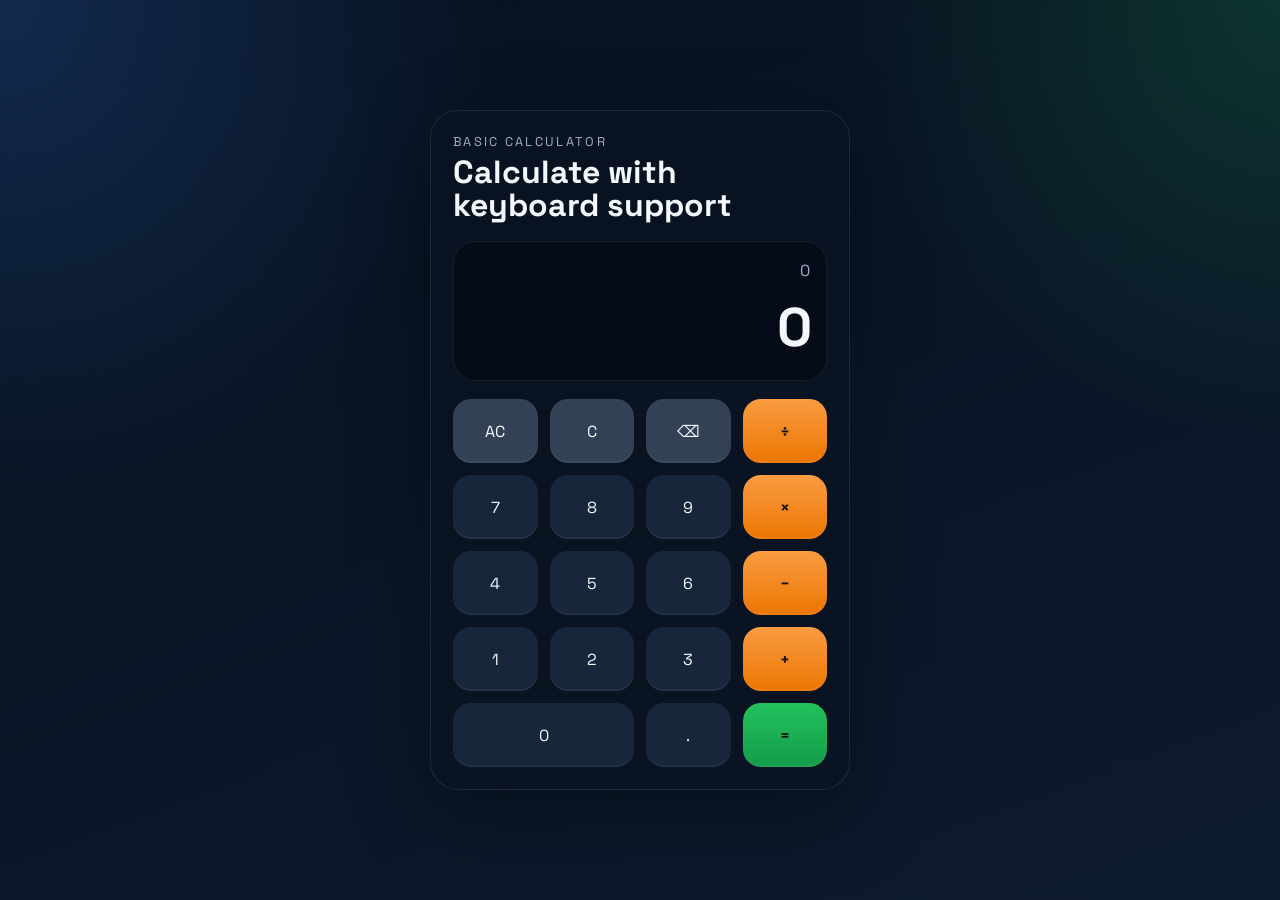
<file: Calculator/index.html>
<!doctype html>
<html lang="en">
  <head>
    <meta charset="UTF-8" />
    <meta name="viewport" content="width=device-width, initial-scale=1.0" />
    <meta name="description" content="A simple browser calculator built with HTML, CSS, and JavaScript." />
    <title>Basic Calculator</title>
    <link rel="preconnect" href="https://fonts.googleapis.com" />
    <link rel="preconnect" href="https://fonts.gstatic.com" crossorigin />
    <link href="https://fonts.googleapis.com/css2?family=Space+Grotesk:wght@400;500;700&display=swap" rel="stylesheet" />
    <link rel="stylesheet" href="styles.css" />
  </head>
  <body>
    <main class="app-shell">
      <section class="calculator" aria-label="Calculator">
        <header class="calculator__header">
          <p class="eyebrow">Basic Calculator</p>
          <h1>Calculate with keyboard support </h1>
        </header>

        <div class="calculator__display" role="status" aria-live="polite" aria-atomic="true">
          <div id="expression" class="calculator__expression" aria-label="Current expression">0</div>
          <div id="result" class="calculator__result" aria-label="Current value">0</div>
        </div>

        <div class="calculator__keys" aria-label="Calculator keys">
          <button class="key key--function" data-action="ac" aria-label="All clear">AC</button>
          <button class="key key--function" data-action="clear" aria-label="Clear current entry">C</button>
          <button class="key key--function" data-action="backspace" aria-label="Backspace">⌫</button>
          <button class="key key--operator" data-action="operator" data-operator="/" aria-label="Divide">÷</button>

          <button class="key" data-action="digit" data-value="7" aria-label="Seven">7</button>
          <button class="key" data-action="digit" data-value="8" aria-label="Eight">8</button>
          <button class="key" data-action="digit" data-value="9" aria-label="Nine">9</button>
          <button class="key key--operator" data-action="operator" data-operator="*" aria-label="Multiply">×</button>

          <button class="key" data-action="digit" data-value="4" aria-label="Four">4</button>
          <button class="key" data-action="digit" data-value="5" aria-label="Five">5</button>
          <button class="key" data-action="digit" data-value="6" aria-label="Six">6</button>
          <button class="key key--operator" data-action="operator" data-operator="-" aria-label="Subtract">−</button>

          <button class="key" data-action="digit" data-value="1" aria-label="One">1</button>
          <button class="key" data-action="digit" data-value="2" aria-label="Two">2</button>
          <button class="key" data-action="digit" data-value="3" aria-label="Three">3</button>
          <button class="key key--operator" data-action="operator" data-operator="+" aria-label="Add">+</button>

          <button class="key key--wide" data-action="digit" data-value="0" aria-label="Zero">0</button>
          <button class="key" data-action="decimal" data-value="." aria-label="Decimal point">.</button>
          <button class="key key--equals" data-action="equals" aria-label="Equals">=</button>
        </div>
      </section>
    </main>

    <script src="script.js"></script>
  </body>
</html>
</file>
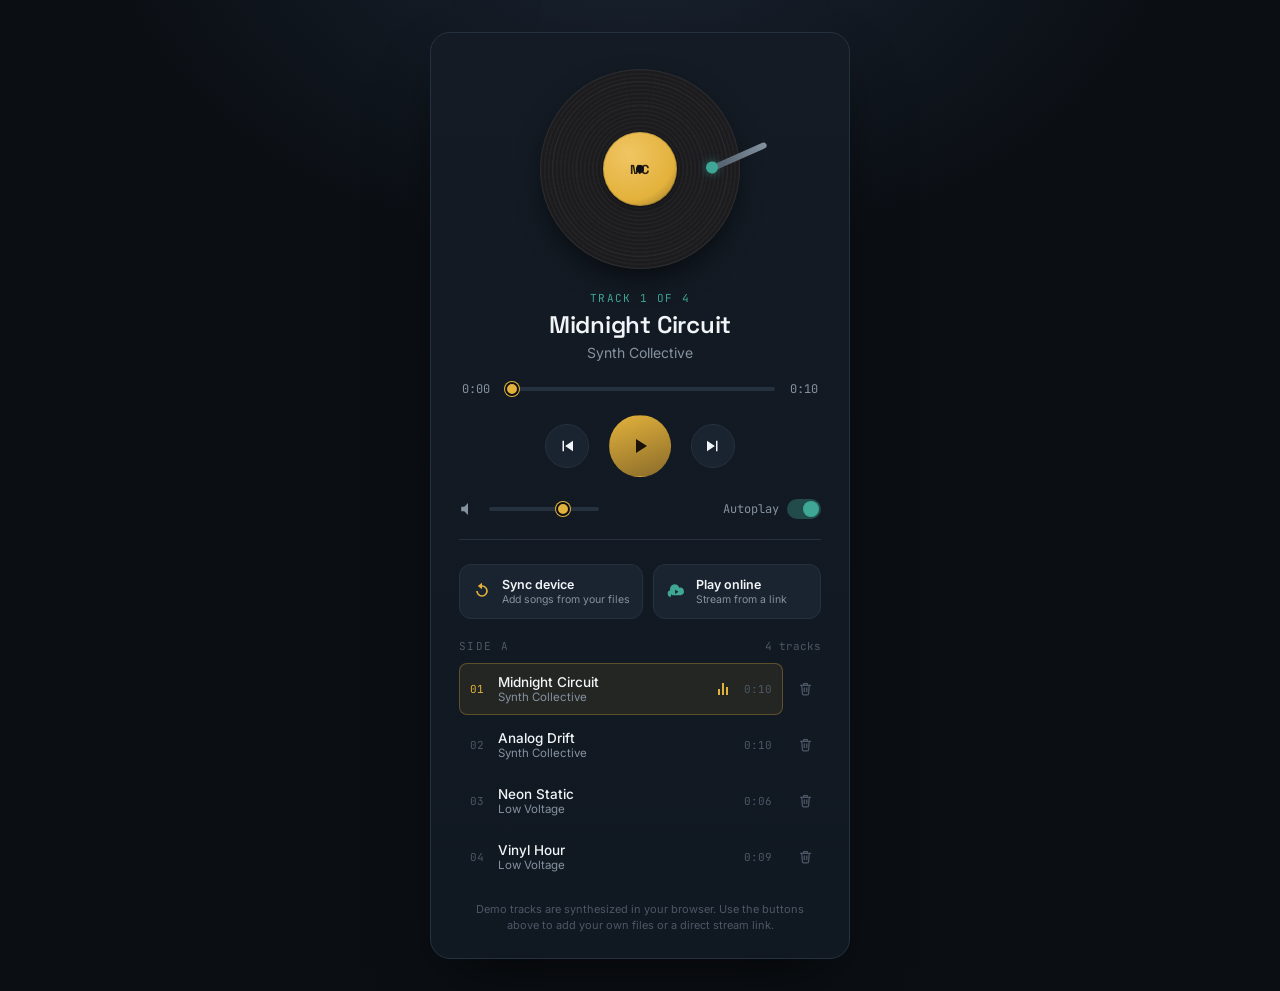
<file: music_player/index.html>
<!DOCTYPE html>
<html lang="en">
<head>
<meta charset="UTF-8">
<meta name="viewport" content="width=device-width, initial-scale=1.0">
<title>Nightshift — Music Player</title>
<link rel="preconnect" href="https://fonts.googleapis.com">
<link rel="preconnect" href="https://fonts.gstatic.com" crossorigin>
<link href="https://fonts.googleapis.com/css2?family=Space+Grotesk:wght@400;500;600;700&family=Inter:wght@400;500;600&family=JetBrains+Mono:wght@400;500&display=swap" rel="stylesheet">
<link rel="stylesheet" href="style.css">
</head>
<body>

<main class="player-app">

  <!-- Signature element: spinning record + tonearm -->
  <div class="disc-stage" aria-hidden="true">
    <div class="tonearm" id="tonearm">
      <div class="tonearm-head"></div>
    </div>
    <div class="disc" id="disc">
      <div class="disc-label">
        <span class="disc-label-text" id="discInitials">MC</span>
      </div>
      <div class="disc-groove"></div>
      <div class="disc-groove disc-groove--outer"></div>
    </div>
  </div>

  <!-- Track info -->
  <header class="track-info">
    <p class="eyebrow" id="trackCounter">Track 1 of 4</p>
    <h1 class="track-title" id="trackTitle">Loading…</h1>
    <p class="track-artist" id="trackArtist">—</p>
  </header>

  <!-- Progress -->
  <section class="progress-row" aria-label="Playback position">
    <span class="time-readout" id="currentTime">0:00</span>
    <input type="range" id="seekBar" class="seek-bar" min="0" max="100" value="0" step="0.1"
           aria-label="Seek position">
    <span class="time-readout" id="durationTime">0:00</span>
  </section>

  <!-- Transport controls -->
  <section class="controls-row" aria-label="Playback controls">
    <button class="ctrl-btn ctrl-btn--sm" id="prevBtn" aria-label="Previous track">
      <svg viewBox="0 0 24 24"><path d="M6 5h2v14H6zM9.5 12 20 5v14z"/></svg>
    </button>

    <button class="ctrl-btn ctrl-btn--play" id="playBtn" aria-label="Play">
      <svg id="playIcon" viewBox="0 0 24 24"><path d="M8 5v14l11-7z"/></svg>
      <svg id="pauseIcon" viewBox="0 0 24 24" style="display:none;"><path d="M7 5h4v14H7zM13 5h4v14h-4z"/></svg>
    </button>

    <button class="ctrl-btn ctrl-btn--sm" id="nextBtn" aria-label="Next track">
      <svg viewBox="0 0 24 24"><path d="M16 5h2v14h-2zM4 5l10.5 7L4 19z"/></svg>
    </button>
  </section>

  <!-- Volume + autoplay -->
  <section class="utility-row">
    <div class="volume-control">
      <svg class="vol-icon" id="volIcon" viewBox="0 0 24 24"><path d="M3 9v6h4l5 5V4L7 9H3z"/></svg>
      <input type="range" id="volumeBar" class="volume-bar" min="0" max="100" value="70" aria-label="Volume">
    </div>

    <label class="autoplay-toggle">
      <span class="autoplay-label">Autoplay</span>
      <input type="checkbox" id="autoplayCheck" checked>
      <span class="toggle-track" aria-hidden="true"><span class="toggle-thumb"></span></span>
    </label>
  </section>

  <!-- Source actions: bring in your own audio -->
  <section class="source-actions" aria-label="Add music from other sources">
    <button class="source-btn" id="syncDeviceBtn" type="button">
      <svg class="source-icon" viewBox="0 0 24 24"><path d="M12 5V2L7 6l5 4V7a5 5 0 1 1-5 5H5a7 7 0 1 0 7-7z"/></svg>
      <span class="source-text">
        <strong>Sync device</strong>
        <small>Add songs from your files</small>
      </span>
    </button>
    <button class="source-btn" id="playOnlineBtn" type="button">
      <svg class="source-icon" viewBox="0 0 24 24"><path d="M6 19a4 4 0 0 1-1-7.87A5.5 5.5 0 0 1 15.9 8.05 4.5 4.5 0 0 1 18 16.9V17H8a2 2 0 0 1-2-2zm5-3.5 4-2.5-4-2.5z"/></svg>
      <span class="source-text">
        <strong>Play online</strong>
        <small>Stream from a link</small>
      </span>
    </button>
  </section>
  <input type="file" id="deviceFileInput" accept="audio/*" multiple hidden>

  <!-- Playlist -->
  <section class="playlist" aria-label="Playlist">
    <div class="playlist-header">
      <span class="playlist-eyebrow">Side A</span>
      <span class="playlist-count" id="playlistCount">4 tracks</span>
    </div>
    <ul class="playlist-list" id="playlistList"><!-- injected by script.js --></ul>
  </section>

  <p class="build-note">Demo tracks are synthesized in your browser. Use the buttons above to add your own files or a direct stream link.</p>

</main>

<!-- Play-online modal -->
<div class="modal-overlay" id="onlineModalOverlay" hidden>
  <div class="modal" role="dialog" aria-modal="true" aria-labelledby="onlineModalTitle">
    <h2 id="onlineModalTitle">Play from a link</h2>
    <p class="modal-hint">
      Paste a direct audio URL (.mp3, .wav, .ogg…). Services like Spotify keep
      playback inside their own app for licensing reasons, so this streams any
      open, direct audio link instead.
    </p>
    <label class="modal-field">
      <span>Audio URL</span>
      <input type="url" id="onlineUrlInput" placeholder="https://example.com/track.mp3">
    </label>
    <label class="modal-field">
      <span>Title (optional)</span>
      <input type="text" id="onlineTitleInput" placeholder="Track name">
    </label>
    <div class="modal-actions">
      <button class="modal-btn modal-btn--ghost" id="onlineCancelBtn" type="button">Cancel</button>
      <button class="modal-btn" id="onlineConfirmBtn" type="button">Add &amp; play</button>
    </div>
  </div>
</div>

<!-- Toast notifications -->
<div class="toast" id="toast" hidden></div>

<script src="script.js"></script>
</body>
</html>
</file>
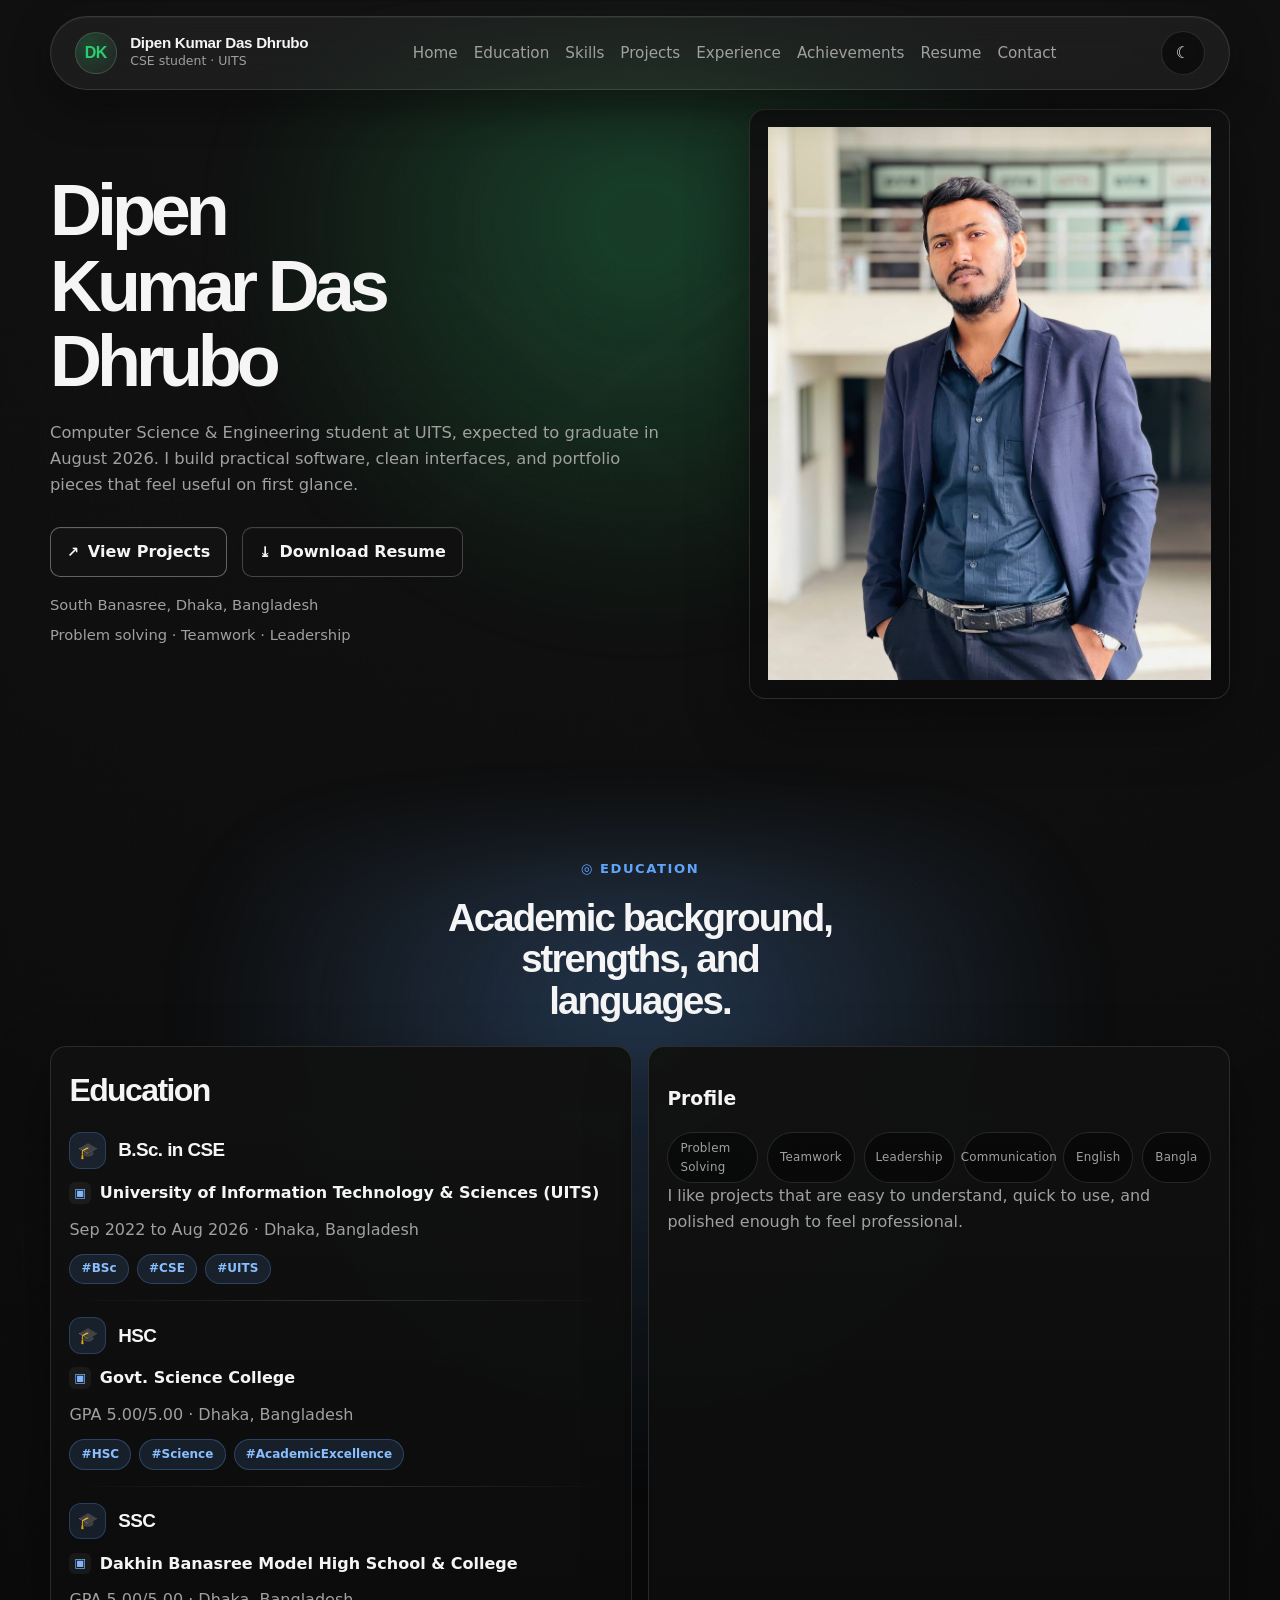
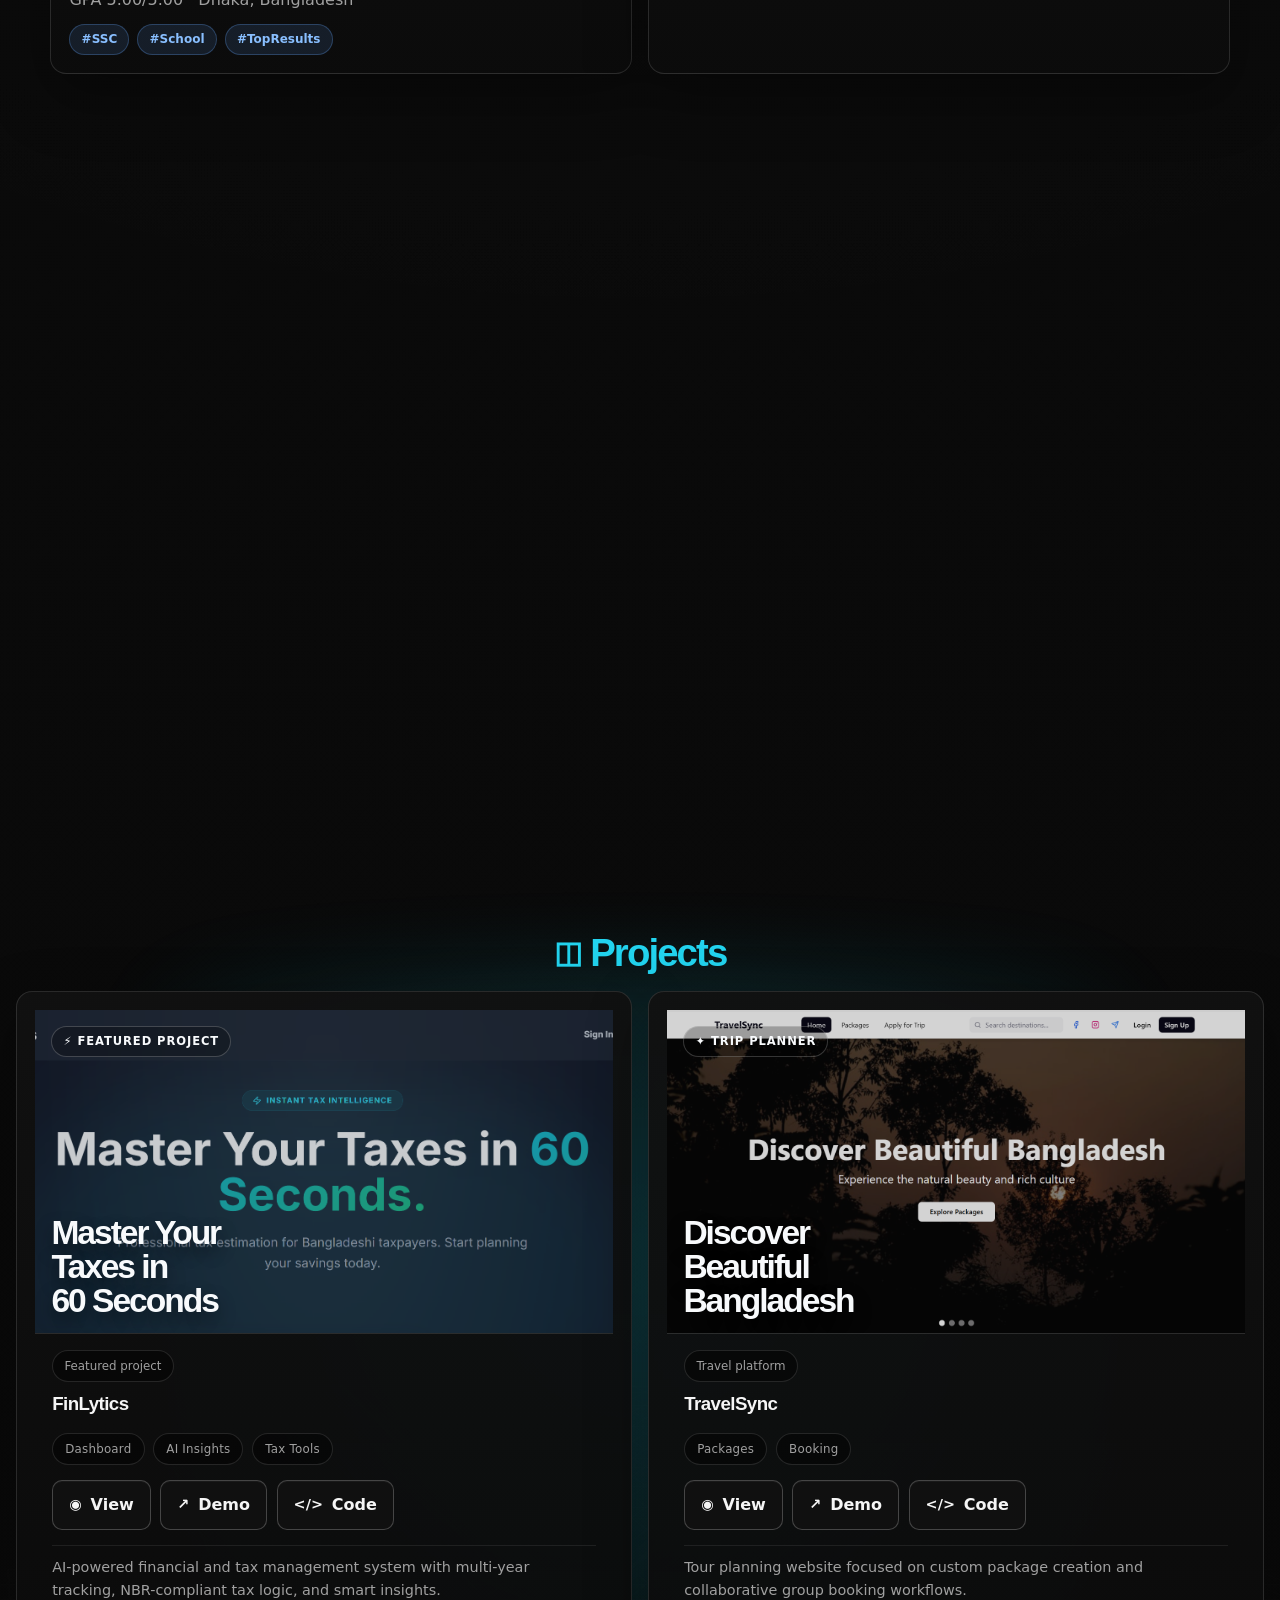
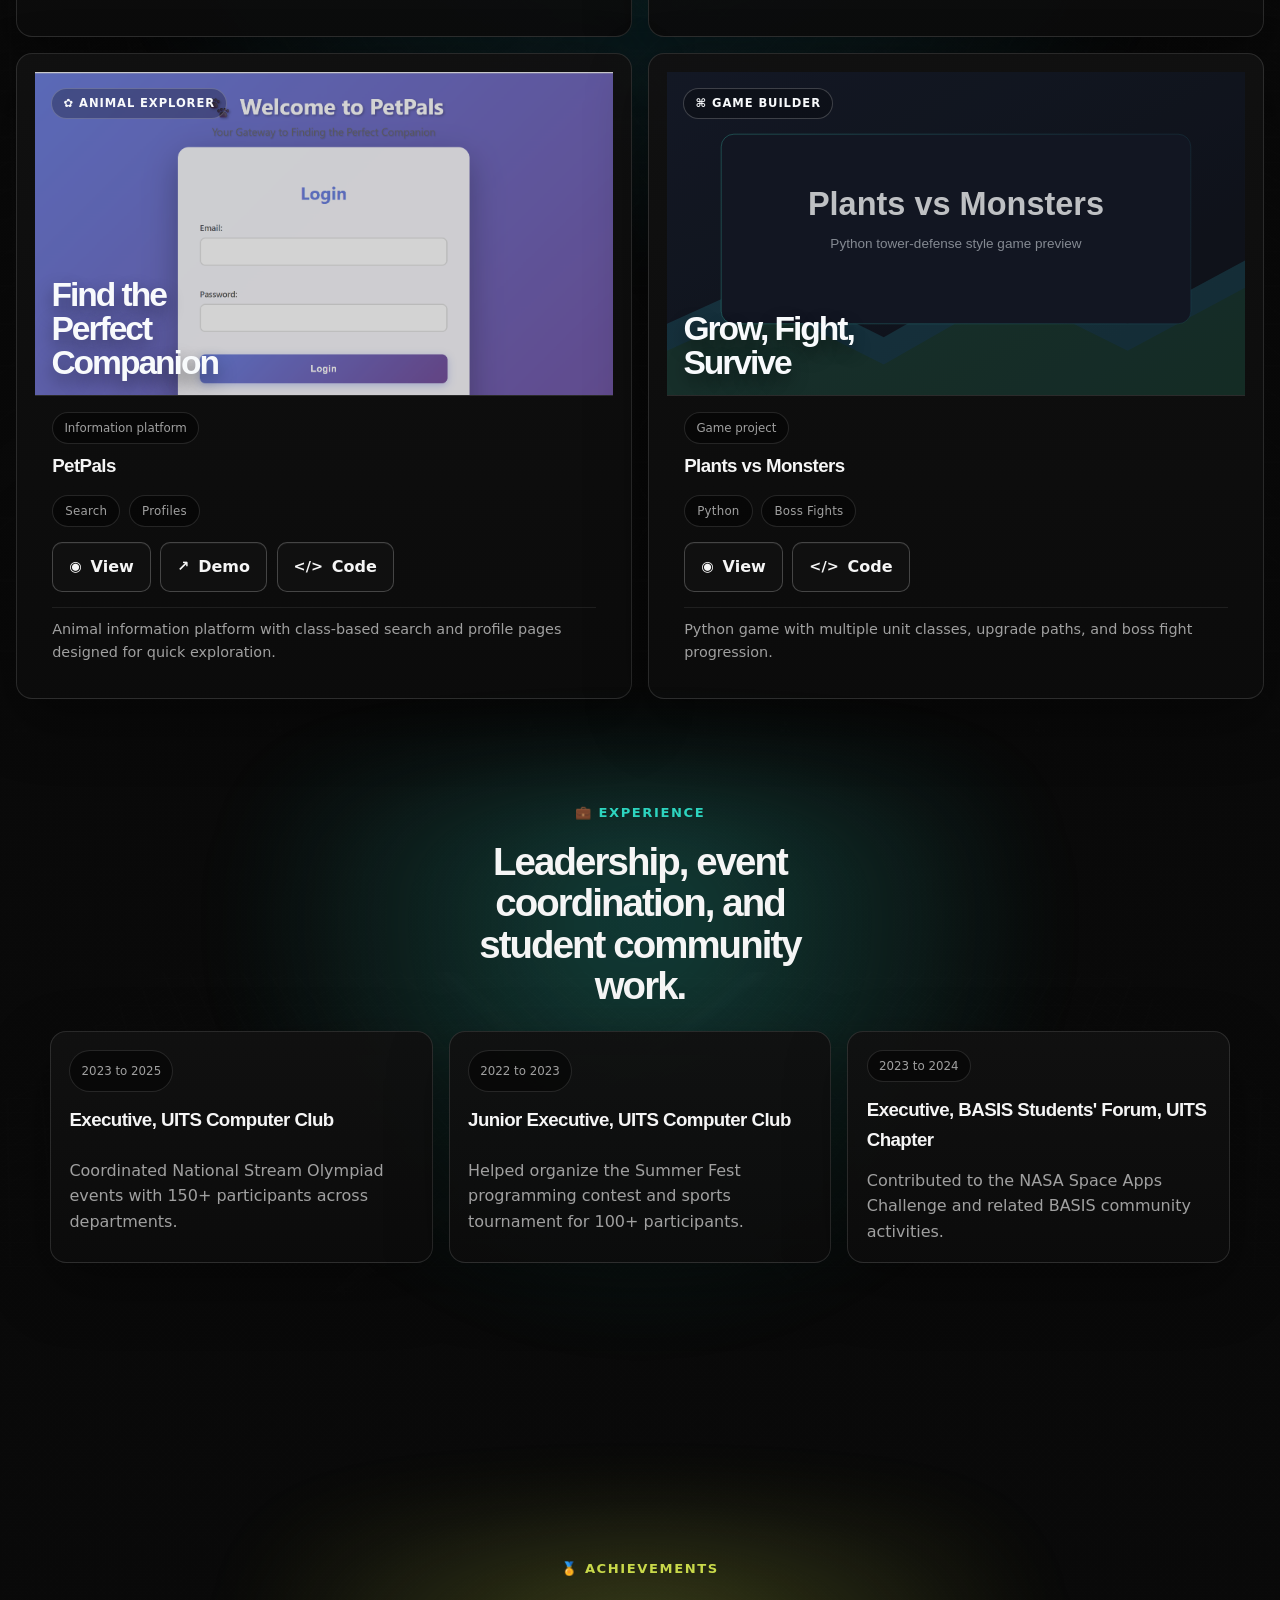
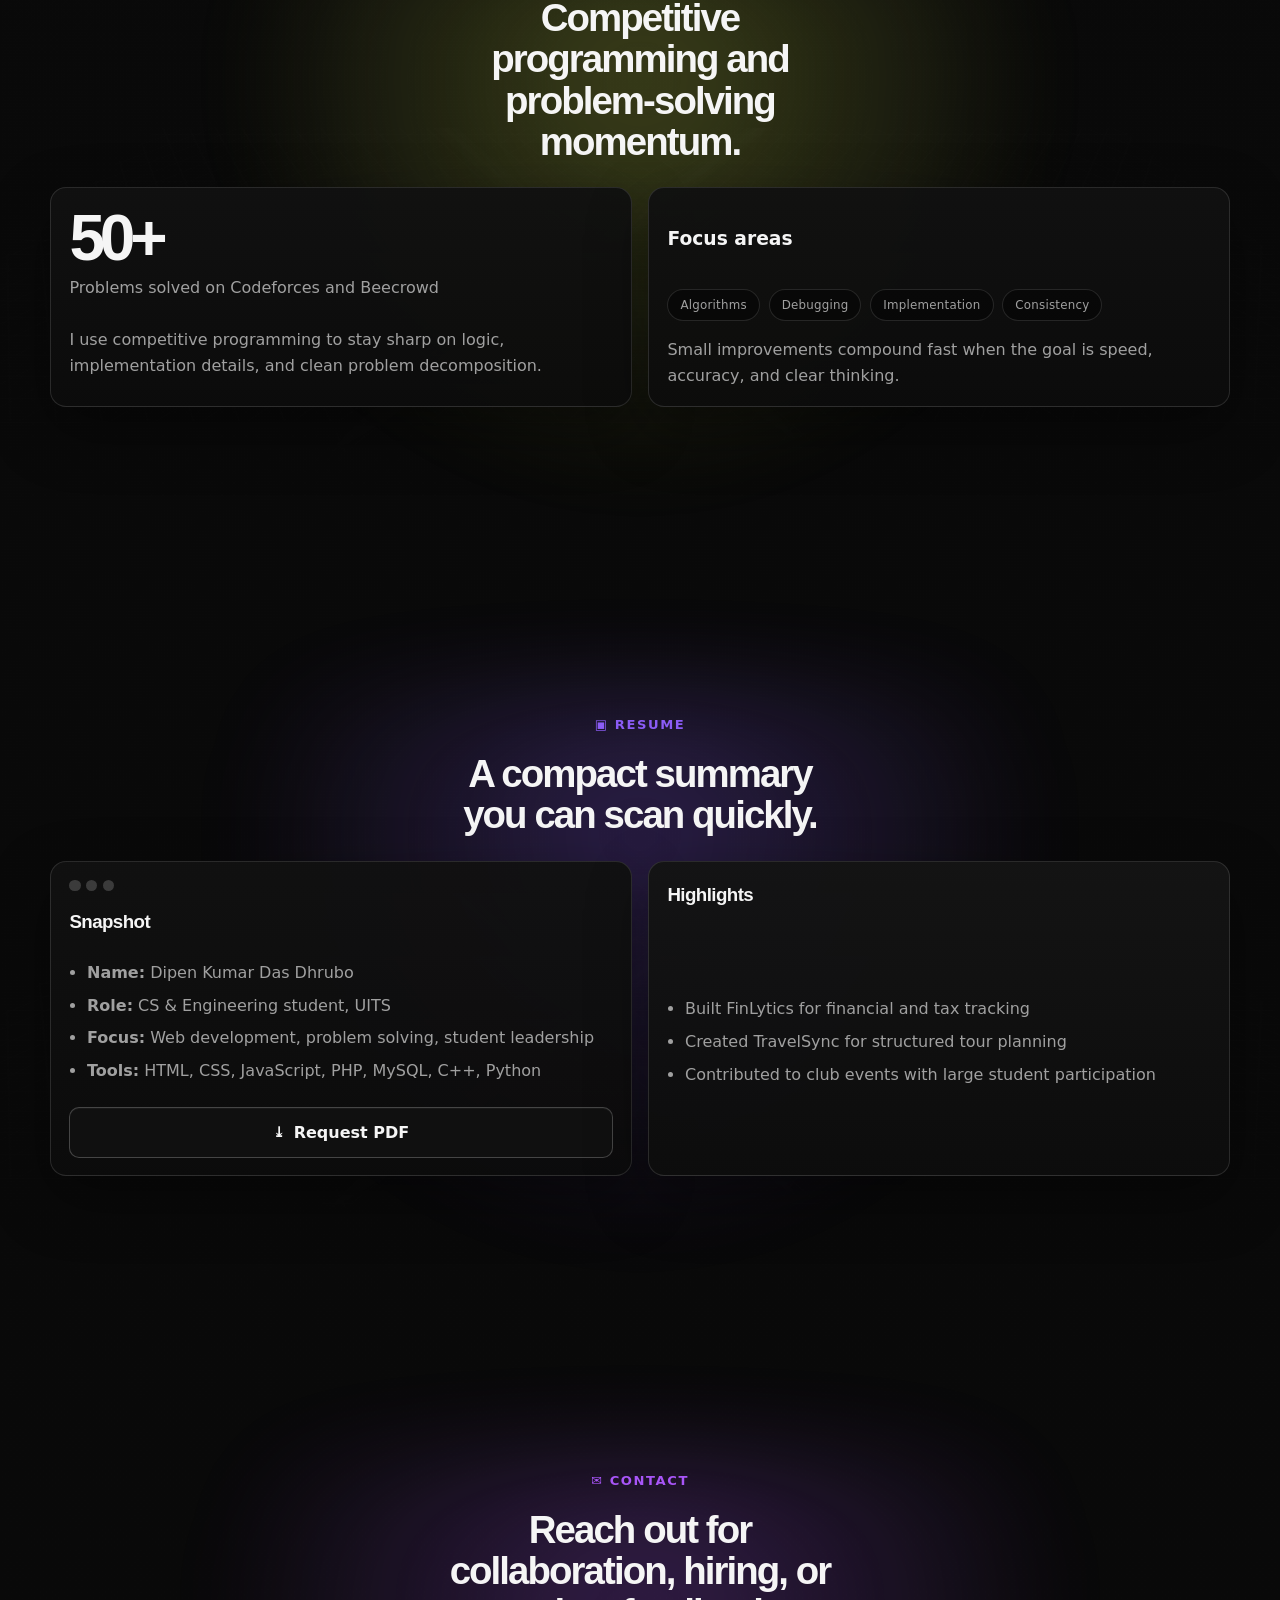
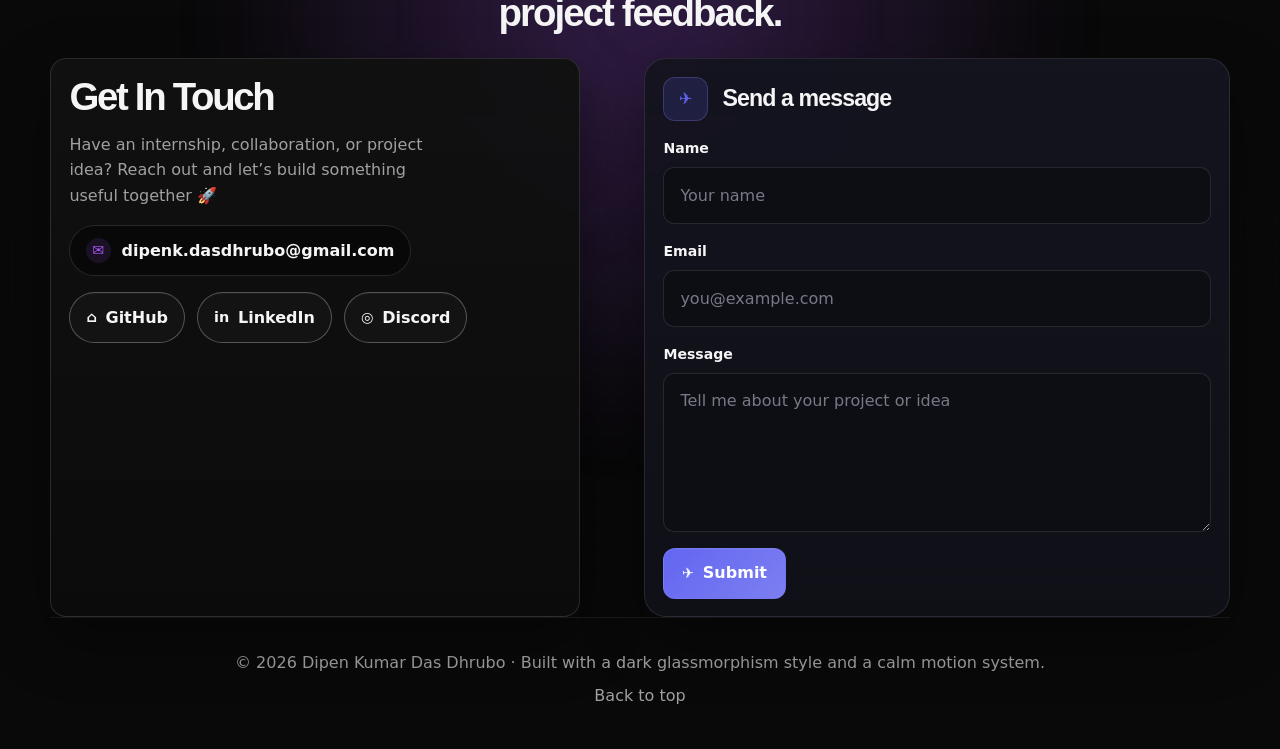
<file: portfolio/index.html>
<!doctype html>
<html lang="en">
  <head>
    <meta charset="UTF-8" />
    <meta name="viewport" content="width=device-width, initial-scale=1.0" />
    <meta
      name="description"
      content="Portfolio website for Dipen Kumar Das Dhrubo, CSE student at UITS, showcasing projects, skills, resume, and contact links."
    />
    <meta
      name="keywords"
      content="Dipen Kumar Das Dhrubo, portfolio, UITS, CSE, software developer, projects, resume"
    />
    <meta name="theme-color" content="#08111f" />
    <meta property="og:title" content="Dipen Kumar Das Dhrubo | Portfolio" />
    <meta
      property="og:description"
      content="A modern developer portfolio featuring projects, experience, resume, and contact details."
    />
    <meta property="og:type" content="website" />
    <title>Dipen Kumar Das Dhrubo | Portfolio</title>
    <link rel="stylesheet" href="styles.css" />

      <header class="site-header">
        <div class="glass-nav">
          <a class="brand" href="#hero" aria-label="Dipen Kumar Das Dhrubo portfolio home">
            <span class="brand-mark">DK</span>
            <span class="brand-copy">
              <strong>Dipen Kumar Das Dhrubo</strong>
              <small>CSE student · UITS</small>
            </span>
          </a>

          <nav id="primary-nav" class="site-nav" aria-label="Primary navigation">
            <a href="#hero">Home</a>
            <a href="#education">Education</a>
            <a href="#skills">Skills</a>
            <a href="#projects">Projects</a>
            <a href="#experience">Experience</a>
            <a href="#achievements">Achievements</a>
            <a href="#resume">Resume</a>
            <a href="#contact">Contact</a>
          </nav>

          <div class="nav-actions">
            <button class="theme-toggle" type="button" aria-pressed="false" aria-label="Toggle theme tone">
              <span class="theme-toggle__icon theme-toggle__icon--moon" aria-hidden="true">☾</span>
              <span class="theme-toggle__icon theme-toggle__icon--sun" aria-hidden="true">☀</span>
            </button>

            <button class="menu-toggle" type="button" aria-expanded="false" aria-controls="primary-nav">
              <span class="menu-toggle__lines" aria-hidden="true"></span>
              <span>Menu</span>
            </button>
          </div>
        </div>
      </header>
  </head>
  <body>
        <section class="hero section reveal" id="hero" data-accent="home">
          <div class="hero-copy">
            <p class="eyebrow"></p>
            <h1>Dipen Kumar Das Dhrubo</h1>
            <p class="lead">
              Computer Science & Engineering student at UITS, expected to graduate in August 2026.
              I build practical software, clean interfaces, and portfolio pieces that feel useful on first glance.
            </p>

            <div class="hero-actions">
              <a class="button button-primary" href="#projects">
                <span class="button__icon">↗</span>
                <span>View Projects</span>
              </a>
              <a class="button button-secondary" href="Dipen Kumar Das Dhrubo.pdf" download="Dipen Kumar Das Dhrubo.pdf">
                <span class="button__icon">⤓</span>
                <span>Download Resume</span>
              </a>
            </div>

            <div class="hero-meta">
              <span>South Banasree, Dhaka, Bangladesh</span>
              <span>Problem solving · Teamwork · Leadership</span>
            </div>
          </div>

          <aside class="hero-panel" aria-label="Profile photo">
            <article class="card hero-photo-card">
              <img src="dhrubo picture.jpg" alt="Portrait of Dipen Kumar Das Dhrubo" />
            </article>
          </aside>
        </section>

        <section class="section reveal" id="education" data-accent="about">
          <div class="section-heading">
            <p class="eyebrow">◎ Education</p>
            <h2>Academic background, strengths, and languages.</h2>
          </div>
          <div class="grid two-up">
            <article class="card education-card">
              <h3 class="education-title">Education</h3>

              <div class="education-item">
                <div class="education-item__top">
                  <span class="education-icon" aria-hidden="true">🎓</span>
                  <h4>B.Sc. in CSE</h4>
                </div>
                <div class="education-meta-row">
                  <span class="education-mini-icon" aria-hidden="true">▣</span>
                  <span>University of Information Technology & Sciences (UITS)</span>
                </div>
                <p class="education-meta">Sep 2022 to Aug 2026 · Dhaka, Bangladesh</p>
                <div class="education-tags">
                  <span>#BSc</span>
                  <span>#CSE</span>
                  <span>#UITS</span>
                </div>
              </div>

              <div class="education-divider" aria-hidden="true"></div>

              <div class="education-item">
                <div class="education-item__top">
                  <span class="education-icon" aria-hidden="true">🎓</span>
                  <h4>HSC</h4>
                </div>
                <div class="education-meta-row">
                  <span class="education-mini-icon" aria-hidden="true">▣</span>
                  <span>Govt. Science College</span>
                </div>
                <p class="education-meta">GPA 5.00/5.00 · Dhaka, Bangladesh</p>
                <div class="education-tags">
                  <span>#HSC</span>
                  <span>#Science</span>
                  <span>#AcademicExcellence</span>
                </div>
              </div>

              <div class="education-divider" aria-hidden="true"></div>

              <div class="education-item">
                <div class="education-item__top">
                  <span class="education-icon" aria-hidden="true">🎓</span>
                  <h4>SSC</h4>
                </div>
                <div class="education-meta-row">
                  <span class="education-mini-icon" aria-hidden="true">▣</span>
                  <span>Dakhin Banasree Model High School & College</span>
                </div>
                <p class="education-meta">GPA 5.00/5.00 · Dhaka, Bangladesh</p>
                <div class="education-tags">
                  <span>#SSC</span>
                  <span>#School</span>
                  <span>#TopResults</span>
                </div>
              </div>
            </article>
            <article class="card">
              <h3>Profile</h3>
              <div class="badge-cloud" aria-label="Soft skills and languages">
                <span class="badge">Problem Solving</span>
                <span class="badge">Teamwork</span>
                <span class="badge">Leadership</span>
                <span class="badge">Communication</span>
                <span class="badge">English</span>
                <span class="badge">Bangla</span>
              </div>
              <p class="card-note">
                I like projects that are easy to understand, quick to use, and polished enough to feel professional.
              </p>
            </article>
          </div>
        </section>

        <section class="section reveal" id="skills" data-accent="skills">
          <div class="section-heading">
            <p class="eyebrow">&lt;/&gt; Skills</p>
            <h2>Tools and technologies I use regularly.</h2>
          </div>
          <div class="skills-grid">
            <article class="card skill-card">
              <span class="skill-badge skill-badge--c">C++</span>
              <div>
                <h3>Languages</h3>
                <p>C++, Python</p>
              </div>
            </article>
            <article class="card skill-card">
              <span class="skill-badge skill-badge--html">H</span>
              <div>
                <h3>Frontend</h3>
                <p>HTML, CSS</p>
              </div>
            </article>
            <article class="card skill-card">
              <span class="skill-badge skill-badge--js">JS</span>
              <div>
                <h3>Backend</h3>
                <p>JavaScript, PHP</p>
              </div>
            </article>
            <article class="card skill-card">
              <span class="skill-badge skill-badge--db">DB</span>
              <div>
                <h3>Database</h3>
                <p>MySQL</p>
              </div>
            </article>
            <article class="card skill-card">
              <span class="skill-badge skill-badge--oop">OOP</span>
              <div>
                <h3>Concepts</h3>
                <p>DSA, OOP</p>
              </div>
            </article>
            <article class="card skill-card">
              <span class="skill-badge skill-badge--git">Git</span>
              <div>
                <h3>Tools</h3>
                <p>Git, GitHub, Netlify</p>
              </div>
            </article>
          </div>
        </section>

        <section class="section reveal" id="projects" data-accent="projects">
          <div class="section-heading section-heading--projects">
            <h2 class="section-heading__title section-heading__title--projects">
              <span class="section-heading__icon section-heading__icon--projects" aria-hidden="true">◫</span>
              <span>Projects</span>
            </h2>
          </div>
          <div class="project-grid project-grid--fullbleed">
            <article class="card project-card">
              <figure class="project-thumb project-thumb--finlytics">
                <img src="finlytics.png" alt="FinLytics dashboard preview" loading="lazy" />
                <figcaption class="project-thumb__overlay">
                  <span class="project-thumb__badge">⚡ Featured Project</span>
                  <h3>Master Your Taxes in 60 Seconds</h3>
                </figcaption>
              </figure>
              <div class="project-card__content">
                <div class="project-card__top">
                  <p class="project-kind">Featured project</p>
                  <h3>FinLytics</h3>
                </div>
                <div class="badge-row">
                  <span class="badge">Dashboard</span>
                  <span class="badge">AI Insights</span>
                  <span class="badge">Tax Tools</span>
                </div>
                <div class="project-links">
                  <a class="button button-secondary" href="#finlytics-details">
                    <span class="button__icon">◉</span>
                    <span>View</span>
                  </a>
                  <a class="button button-secondary" href="https://finlyticsai.vercel.app" target="_blank" rel="noreferrer">
                    <span class="button__icon">↗</span>
                    <span>Demo</span>
                  </a>
                  <a class="button button-secondary" href="https://github.com" target="_blank" rel="noreferrer">
                    <span class="button__icon">&lt;/&gt;</span>
                    <span>Code</span>
                  </a>
                </div>
                <p id="finlytics-details" class="project-details-text">
                  AI-powered financial and tax management system with multi-year tracking, NBR-compliant tax logic, and smart insights.
                </p>
              </div>
            </article>

            <article class="card project-card">
              <figure class="project-thumb project-thumb--travelsync">
                <img src="travelsync.png" alt="TravelSync website preview" loading="lazy" />
                <figcaption class="project-thumb__overlay">
                  <span class="project-thumb__badge">✦ Trip Planner</span>
                  <h3>Discover Beautiful Bangladesh</h3>
                </figcaption>
              </figure>
              <div class="project-card__content">
                <div class="project-card__top">
                  <p class="project-kind">Travel platform</p>
                  <h3>TravelSync</h3>
                </div>
                <div class="badge-row">
                  <span class="badge">Packages</span>
                  <span class="badge">Booking</span>
                </div>
                <div class="project-links">
                  <a class="button button-secondary" href="#travelsync-details">
                    <span class="button__icon">◉</span>
                    <span>View</span>
                  </a>
                  <a class="button button-secondary" href="https://sync-travel.netlify.app" target="_blank" rel="noreferrer">
                    <span class="button__icon">↗</span>
                    <span>Demo</span>
                  </a>
                  <a class="button button-secondary" href="https://github.com" target="_blank" rel="noreferrer">
                    <span class="button__icon">&lt;/&gt;</span>
                    <span>Code</span>
                  </a>
                </div>
                <p id="travelsync-details" class="project-details-text">
                  Tour planning website focused on custom package creation and collaborative group booking workflows.
                </p>
              </div>
            </article>

            <article class="card project-card">
              <figure class="project-thumb project-thumb--petpals">
                <img src="petpals.png" alt="PetPals website preview" loading="lazy" />
                <figcaption class="project-thumb__overlay">
                  <span class="project-thumb__badge">✿ Animal Explorer</span>
                  <h3>Find the Perfect Companion</h3>
                </figcaption>
              </figure>
              <div class="project-card__content">
                <div class="project-card__top">
                  <p class="project-kind">Information platform</p>
                  <h3>PetPals</h3>
                </div>
                <div class="badge-row">
                  <span class="badge">Search</span>
                  <span class="badge">Profiles</span>
                </div>
                <div class="project-links">
                  <a class="button button-secondary" href="#petpals-details">
                    <span class="button__icon">◉</span>
                    <span>View</span>
                  </a>
                  <a class="button button-secondary" href="https://atikshahriaopu.github.io/PetPals/login.html" target="_blank" rel="noreferrer">
                    <span class="button__icon">↗</span>
                    <span>Demo</span>
                  </a>
                  <a class="button button-secondary" href="https://github.com/atikshahriaopu/PetPals" target="_blank" rel="noreferrer">
                    <span class="button__icon">&lt;/&gt;</span>
                    <span>Code</span>
                  </a>
                </div>
                <p id="petpals-details" class="project-details-text">
                  Animal information platform with class-based search and profile pages designed for quick exploration.
                </p>
              </div>
            </article>

            <article class="card project-card">
              <figure class="project-thumb project-thumb--plants">
                <img src="plants-vs-monsters.svg" alt="Plants vs Monsters game concept preview" loading="lazy" />
                <figcaption class="project-thumb__overlay">
                  <span class="project-thumb__badge">⌘ Game Builder</span>
                  <h3>Grow, Fight, Survive</h3>
                </figcaption>
              </figure>
              <div class="project-card__content">
                <div class="project-card__top">
                  <p class="project-kind">Game project</p>
                  <h3>Plants vs Monsters</h3>
                </div>
                <div class="badge-row">
                  <span class="badge">Python</span>
                  <span class="badge">Boss Fights</span>
                </div>
                <div class="project-links">
                  <a class="button button-secondary" href="#plants-details">
                    <span class="button__icon">◉</span>
                    <span>View</span>
                  </a>
                  <a class="button button-secondary" href="https://github.com" target="_blank" rel="noreferrer">
                    <span class="button__icon">&lt;/&gt;</span>
                    <span>Code</span>
                  </a>
                </div>
                <p id="plants-details" class="project-details-text">
                  Python game with multiple unit classes, upgrade paths, and boss fight progression.
                </p>
              </div>
            </article>
          </div>
        </section>

        <section class="section reveal" id="experience" data-accent="experience">
          <div class="section-heading">
            <p class="eyebrow">💼 Experience</p>
            <h2>Leadership, event coordination, and student community work.</h2>
          </div>
          <div class="timeline">
            <article class="card timeline-item">
              <span class="timeline-year">2023 to 2025</span>
              <h3>Executive, UITS Computer Club</h3>
              <p>Coordinated National Stream Olympiad events with 150+ participants across departments.</p>
            </article>
            <article class="card timeline-item">
              <span class="timeline-year">2022 to 2023</span>
              <h3>Junior Executive, UITS Computer Club</h3>
              <p>Helped organize the Summer Fest programming contest and sports tournament for 100+ participants.</p>
            </article>
            <article class="card timeline-item">
              <span class="timeline-year">2023 to 2024</span>
              <h3>Executive, BASIS Students' Forum, UITS Chapter</h3>
              <p>Contributed to the NASA Space Apps Challenge and related BASIS community activities.</p>
            </article>
          </div>
        </section>

        <section class="section reveal" id="achievements" data-accent="achievements">
          <div class="section-heading">
            <p class="eyebrow">🏅 Achievements</p>
            <h2>Competitive programming and problem-solving momentum.</h2>
          </div>
          <div class="grid two-up">
            <article class="card achievement-card">
              <div class="achievement-metric">
                <strong>50+</strong>
                <span>Problems solved on Codeforces and Beecrowd</span>
              </div>
              <p>
                I use competitive programming to stay sharp on logic, implementation details, and clean problem decomposition.
              </p>
            </article>
            <article class="card achievement-card">
              <h3>Focus areas</h3>
              <div class="badge-cloud">
                <span class="badge">Algorithms</span>
                <span class="badge">Debugging</span>
                <span class="badge">Implementation</span>
                <span class="badge">Consistency</span>
              </div>
              <p class="card-note">Small improvements compound fast when the goal is speed, accuracy, and clear thinking.</p>
            </article>
          </div>
        </section>

        <section class="section reveal" id="resume" data-accent="resume">
          <div class="section-heading">
            <p class="eyebrow">▣ Resume</p>
            <h2>A compact summary you can scan quickly.</h2>
          </div>
          <div class="resume-layout">
            <article class="card resume-preview">
              <div class="resume-preview__header">
                <span></span>
                <span></span>
                <span></span>
              </div>
              <h3>Snapshot</h3>
              <ul class="stack-list">
                <li><strong>Name:</strong> Dipen Kumar Das Dhrubo</li>
                <li><strong>Role:</strong> CS & Engineering student, UITS</li>
                <li><strong>Focus:</strong> Web development, problem solving, student leadership</li>
                <li><strong>Tools:</strong> HTML, CSS, JavaScript, PHP, MySQL, C++, Python</li>
              </ul>
              <a class="button button-secondary" href="#contact">
                <span class="button__icon">⤓</span>
                <span>Request PDF</span>
              </a>
            </article>
            <article class="card resume-preview resume-preview--accent">
              <h3>Highlights</h3>
              <ul class="stack-list">
                <li>Built FinLytics for financial and tax tracking</li>
                <li>Created TravelSync for structured tour planning</li>
                <li>Contributed to club events with large student participation</li>
              </ul>
            </article>
          </div>
        </section>

        <section class="section reveal" id="contact" data-accent="contact">
          <div class="section-heading">
            <p class="eyebrow">✉ Contact</p>
            <h2>Reach out for collaboration, hiring, or project feedback.</h2>
          </div>
          <div class="contact-layout">
            <article class="card contact-info-panel">
              <h3>Get In Touch</h3>
              <p class="contact-copy">
                Have an internship, collaboration, or project idea? Reach out and let’s build something useful together 🚀
              </p>
              <p class="contact-email-inline">
                <span class="contact-mail-icon" aria-hidden="true">✉</span>
                <a href="mailto:dipenk.dasdhrubo@gmail.com">dipenk.dasdhrubo@gmail.com</a>
              </p>
              <div class="social-row" aria-label="Social links">
                <a class="button social-button" href="https://github.com" target="_blank" rel="noreferrer">
                  <span class="button__icon" aria-hidden="true">⌂</span>
                  <span>GitHub</span>
                </a>
                <a class="button social-button" href="https://www.linkedin.com" target="_blank" rel="noreferrer">
                  <span class="button__icon" aria-hidden="true">in</span>
                  <span>LinkedIn</span>
                </a>
                <a class="button social-button" href="https://discord.com" target="_blank" rel="noreferrer">
                  <span class="button__icon" aria-hidden="true">◎</span>
                  <span>Discord</span>
                </a>
              </div>
            </article>

            <form class="card contact-form-card" name="contact" method="POST" data-netlify="true">
              <input type="hidden" name="form-name" value="contact" />
              <div class="contact-form__header">
                <span class="form-icon-badge" aria-hidden="true">✈</span>
                <h3>Send a message</h3>
              </div>

              <div class="field-group">
                <label for="name">Name</label>
                <input id="name" name="name" type="text" placeholder="Your name" />
              </div>

              <div class="field-group">
                <label for="email">Email</label>
                <input id="email" name="email" type="email" placeholder="you@example.com" />
              </div>

              <div class="field-group">
                <label for="message">Message</label>
                <textarea id="message" name="message" rows="5" placeholder="Tell me about your project or idea"></textarea>
              </div>

              <button class="button form-submit" type="submit">
                <span class="button__icon" aria-hidden="true">✈</span>
                <span>Submit</span>
              </button>
            </form>
          </div>
        </section>
      </main>

      <footer class="site-footer">
        <p>© <span id="year"></span> Dipen Kumar Das Dhrubo · Built with a dark glassmorphism style and a calm motion system.</p>
        <a href="#hero">Back to top</a>
      </footer>

    <script src="script.js"></script>
  </body>
</html>
</file>
<file: Calculator/styles.css>
:root {
  color-scheme: dark;
  --bg-0: #07111f;
  --bg-1: #0d1b2e;
  --panel: rgba(10, 19, 34, 0.82);
  --panel-border: rgba(255, 255, 255, 0.09);
  --text: #f4f7fb;
  --muted: #9fb0c7;
  --number: #18263b;
  --number-hover: #223554;
  --operator: #ff9f43;
  --operator-hover: #ffb160;
  --function: #334155;
  --function-hover: #43536b;
  --equals: #22c55e;
  --equals-hover: #39d977;
  --shadow: 0 24px 80px rgba(0, 0, 0, 0.38);
}

* {
  box-sizing: border-box;
}

html,
body {
  min-height: 100%;
}

body {
  margin: 0;
  font-family: "Space Grotesk", "Trebuchet MS", sans-serif;
  color: var(--text);
  background:
    radial-gradient(circle at top left, rgba(59, 130, 246, 0.22), transparent 32%),
    radial-gradient(circle at top right, rgba(34, 197, 94, 0.18), transparent 28%),
    linear-gradient(160deg, var(--bg-0), var(--bg-1));
}

button {
  font: inherit;
}

.app-shell {
  min-height: 100vh;
  display: grid;
  place-items: center;
  padding: 24px;
}

.calculator {
  width: min(100%, 420px);
  padding: 22px;
  border: 1px solid var(--panel-border);
  border-radius: 28px;
  background: var(--panel);
  box-shadow: var(--shadow);
  backdrop-filter: blur(18px);
}

.calculator__header {
  margin-bottom: 18px;
}

.eyebrow {
  margin: 0 0 6px;
  color: var(--muted);
  font-size: 0.8rem;
  letter-spacing: 0.18em;
  text-transform: uppercase;
}

.calculator__header h1 {
  margin: 0;
  font-size: clamp(1.6rem, 4vw, 2rem);
  line-height: 1.05;
}

.calculator__display {
  display: grid;
  gap: 10px;
  padding: 18px 16px;
  margin-bottom: 18px;
  border-radius: 22px;
  background: rgba(4, 10, 20, 0.58);
  border: 1px solid rgba(255, 255, 255, 0.07);
  overflow: hidden;
}

.calculator__expression {
  min-height: 1.4rem;
  color: var(--muted);
  text-align: right;
  font-size: 1rem;
  word-break: break-all;
}

.calculator__result {
  min-height: 3.2rem;
  text-align: right;
  font-size: clamp(2.2rem, 6vw, 3.4rem);
  font-weight: 700;
  letter-spacing: -0.04em;
  word-break: break-all;
}

.calculator__keys {
  display: grid;
  grid-template-columns: repeat(4, minmax(0, 1fr));
  gap: 12px;
}

.key {
  min-height: 64px;
  border: 0;
  border-radius: 18px;
  color: var(--text);
  background: var(--number);
  box-shadow: inset 0 -2px 0 rgba(255, 255, 255, 0.05);
  cursor: pointer;
  transition:
    transform 0.14s ease,
    background-color 0.14s ease,
    box-shadow 0.14s ease,
    filter 0.14s ease;
}

.key:hover {
  transform: translateY(-1px);
  background: var(--number-hover);
}

.key:active,
.key.is-pressed {
  transform: translateY(1px) scale(0.99);
  filter: brightness(1.04);
}

.key:focus-visible {
  outline: 3px solid rgba(255, 255, 255, 0.36);
  outline-offset: 2px;
}

.key--function {
  background: var(--function);
}

.key--function:hover {
  background: var(--function-hover);
}

.key--operator {
  background: linear-gradient(180deg, rgba(255, 159, 67, 0.98), rgba(255, 126, 0, 0.92));
  color: #1b1206;
  font-weight: 700;
}

.key--operator:hover {
  background: linear-gradient(180deg, var(--operator-hover), var(--operator));
}

.key--equals {
  background: linear-gradient(180deg, rgba(34, 197, 94, 0.98), rgba(21, 163, 76, 0.95));
  color: #06130b;
  font-weight: 700;
}

.key--equals:hover {
  background: linear-gradient(180deg, var(--equals-hover), var(--equals));
}

.key--wide {
  grid-column: span 2;
}

@media (max-width: 480px) {
  .app-shell {
    padding: 14px;
  }

  .calculator {
    padding: 18px;
    border-radius: 24px;
  }

  .calculator__keys {
    gap: 10px;
  }

  .key {
    min-height: 58px;
    border-radius: 16px;
  }
}
</file>
<file: music_player/style.css>
/* ============================================
   TOKENS
   ============================================ */
:root {
  --bg-deep: #0B0F14;
  --bg-vignette: #0E141B;
  --surface: #141B24;
  --surface-raised: #1A2330;
  --stroke: #263140;

  --gold: #E3B23C;
  --gold-dim: #8A6C2A;
  --teal: #3FA796;

  --text-primary: #F2F5F7;
  --text-muted: #8592A0;
  --text-faint: #4C5866;

  --font-display: 'Space Grotesk', 'Segoe UI', sans-serif;
  --font-body: 'Inter', 'Segoe UI', sans-serif;
  --font-mono: 'JetBrains Mono', 'Courier New', monospace;

  --radius-lg: 20px;
  --radius-md: 12px;
  --radius-sm: 8px;

  --shadow-card: 0 30px 60px -20px rgba(0,0,0,0.65);
}

* { box-sizing: border-box; }

html, body {
  margin: 0;
  padding: 0;
  min-height: 100vh;
  background:
    radial-gradient(ellipse 900px 600px at 50% -10%, #1A2432 0%, var(--bg-deep) 60%),
    var(--bg-deep);
  color: var(--text-primary);
  font-family: var(--font-body);
  -webkit-font-smoothing: antialiased;
}

body {
  display: flex;
  align-items: center;
  justify-content: center;
  padding: 32px 16px;
}

@media (prefers-reduced-motion: reduce) {
  *, *::before, *::after { animation-duration: 0.01ms !important; transition-duration: 0.01ms !important; }
}

/* ============================================
   LAYOUT SHELL
   ============================================ */
.player-app {
  width: 100%;
  max-width: 420px;
  background: linear-gradient(180deg, var(--surface) 0%, #101821 100%);
  border: 1px solid var(--stroke);
  border-radius: var(--radius-lg);
  padding: 36px 28px 24px;
  box-shadow: var(--shadow-card);
}

/* ============================================
   DISC STAGE — signature element
   ============================================ */
.disc-stage {
  position: relative;
  width: 200px;
  height: 200px;
  margin: 0 auto 22px;
}

.disc {
  width: 200px;
  height: 200px;
  border-radius: 50%;
  background:
    repeating-radial-gradient(circle at 50% 50%,
      #1c1c1f 0px, #1c1c1f 2px,
      #232326 3px, #232326 4px);
  box-shadow:
    inset 0 0 0 1px rgba(255,255,255,0.04),
    0 12px 30px -8px rgba(0,0,0,0.7);
  display: flex;
  align-items: center;
  justify-content: center;
  animation: spin 6s linear infinite;
  animation-play-state: paused;
  transition: box-shadow 0.3s ease;
}

.disc.is-spinning { animation-play-state: running; }

@keyframes spin {
  from { transform: rotate(0deg); }
  to { transform: rotate(360deg); }
}

.disc-label {
  width: 74px;
  height: 74px;
  border-radius: 50%;
  background: radial-gradient(circle at 35% 30%, #F0C563, var(--gold) 65%, var(--gold-dim) 100%);
  display: flex;
  align-items: center;
  justify-content: center;
  box-shadow: inset 0 0 0 1px rgba(0,0,0,0.15), 0 2px 6px rgba(0,0,0,0.4);
  position: relative;
  z-index: 2;
}

.disc-label::after {
  content: "";
  position: absolute;
  width: 8px;
  height: 8px;
  border-radius: 50%;
  background: var(--bg-deep);
}

.disc-label-text {
  font-family: var(--font-display);
  font-weight: 700;
  font-size: 13px;
  letter-spacing: 0.04em;
  color: #2A1F08;
}

.disc-groove {
  position: absolute;
  border-radius: 50%;
  border: 1px solid rgba(255,255,255,0.03);
}
.disc-groove { width: 130px; height: 130px; }
.disc-groove--outer { width: 176px; height: 176px; }

.tonearm {
  position: absolute;
  top: -6px;
  right: -18px;
  width: 90px;
  height: 90px;
  transform-origin: 88% 12%;
  transform: rotate(-24deg);
  transition: transform 0.5s cubic-bezier(0.34, 1.56, 0.64, 1);
  z-index: 3;
}

.tonearm.is-active { transform: rotate(2deg); }

.tonearm-head {
  position: absolute;
  bottom: 4px;
  left: 6px;
  width: 62px;
  height: 6px;
  border-radius: 3px;
  background: linear-gradient(90deg, var(--text-faint), var(--text-muted));
}

.tonearm-head::after {
  content: "";
  position: absolute;
  left: -3px;
  top: -4px;
  width: 12px;
  height: 12px;
  border-radius: 50%;
  background: var(--teal);
  box-shadow: 0 0 8px rgba(63,167,150,0.6);
}

/* ============================================
   TRACK INFO
   ============================================ */
.track-info {
  text-align: center;
  margin-bottom: 20px;
}

.eyebrow {
  margin: 0 0 6px;
  font-family: var(--font-mono);
  font-size: 11px;
  letter-spacing: 0.12em;
  text-transform: uppercase;
  color: var(--teal);
}

.track-title {
  margin: 0 0 4px;
  font-family: var(--font-display);
  font-weight: 600;
  font-size: 24px;
  line-height: 1.2;
  letter-spacing: -0.01em;
}

.track-artist {
  margin: 0;
  font-size: 14px;
  color: var(--text-muted);
}

/* ============================================
   PROGRESS
   ============================================ */
.progress-row {
  display: flex;
  align-items: center;
  gap: 10px;
  margin-bottom: 18px;
}

.time-readout {
  font-family: var(--font-mono);
  font-size: 12px;
  color: var(--text-muted);
  min-width: 34px;
  text-align: center;
}

input[type="range"] {
  -webkit-appearance: none;
  appearance: none;
  width: 100%;
  height: 4px;
  border-radius: 4px;
  background: var(--stroke);
  outline: none;
  cursor: pointer;
}

.seek-bar {
  flex: 1;
  background: linear-gradient(to right, var(--gold) 0%, var(--gold) var(--fill, 0%), var(--stroke) var(--fill, 0%), var(--stroke) 100%);
}

input[type="range"]::-webkit-slider-thumb {
  -webkit-appearance: none;
  width: 14px;
  height: 14px;
  border-radius: 50%;
  background: var(--gold);
  border: 2px solid var(--bg-deep);
  box-shadow: 0 0 0 1px var(--gold);
  cursor: pointer;
  transition: transform 0.15s ease;
}

input[type="range"]::-webkit-slider-thumb:hover { transform: scale(1.15); }

input[type="range"]::-moz-range-thumb {
  width: 14px;
  height: 14px;
  border-radius: 50%;
  background: var(--gold);
  border: 2px solid var(--bg-deep);
  cursor: pointer;
}

input[type="range"]:focus-visible {
  box-shadow: 0 0 0 3px rgba(227,178,60,0.35);
}

/* ============================================
   TRANSPORT CONTROLS
   ============================================ */
.controls-row {
  display: flex;
  align-items: center;
  justify-content: center;
  gap: 20px;
  margin-bottom: 22px;
}

.ctrl-btn {
  background: var(--surface-raised);
  border: 1px solid var(--stroke);
  border-radius: 50%;
  color: var(--text-primary);
  cursor: pointer;
  display: flex;
  align-items: center;
  justify-content: center;
  transition: transform 0.15s ease, background 0.15s ease, border-color 0.15s ease;
}

.ctrl-btn svg { width: 20px; height: 20px; fill: currentColor; }

.ctrl-btn--sm { width: 44px; height: 44px; }
.ctrl-btn--sm svg { width: 18px; height: 18px; }

.ctrl-btn--play {
  width: 62px;
  height: 62px;
  background: linear-gradient(160deg, var(--gold), var(--gold-dim));
  border-color: transparent;
  color: #1A1206;
}
.ctrl-btn--play svg { width: 24px; height: 24px; }

.ctrl-btn:hover { transform: translateY(-2px); border-color: var(--gold); }
.ctrl-btn--play:hover { border-color: transparent; filter: brightness(1.08); }
.ctrl-btn:active { transform: translateY(0); }

.ctrl-btn:focus-visible {
  outline: none;
  box-shadow: 0 0 0 3px rgba(227,178,60,0.4);
}

/* ============================================
   VOLUME + AUTOPLAY
   ============================================ */
.utility-row {
  display: flex;
  align-items: center;
  justify-content: space-between;
  gap: 16px;
  margin-bottom: 24px;
  padding-bottom: 20px;
  border-bottom: 1px solid var(--stroke);
}

.volume-control {
  display: flex;
  align-items: center;
  gap: 10px;
  flex: 1;
}

.vol-icon { width: 18px; height: 18px; fill: var(--text-muted); flex-shrink: 0; }

.volume-bar {
  max-width: 110px;
  background: linear-gradient(to right, var(--teal) 0%, var(--teal) var(--fill, 70%), var(--stroke) var(--fill, 70%), var(--stroke) 100%);
}
.volume-bar::-webkit-slider-thumb { background: var(--teal); box-shadow: 0 0 0 1px var(--teal); }
.volume-bar::-moz-range-thumb { background: var(--teal); }

.autoplay-toggle {
  display: flex;
  align-items: center;
  gap: 8px;
  cursor: pointer;
  user-select: none;
}

.autoplay-label {
  font-size: 12px;
  color: var(--text-muted);
  font-family: var(--font-mono);
}

.autoplay-toggle input { display: none; }

.toggle-track {
  width: 34px;
  height: 20px;
  border-radius: 10px;
  background: var(--stroke);
  position: relative;
  transition: background 0.2s ease;
}

.toggle-thumb {
  position: absolute;
  top: 2px;
  left: 2px;
  width: 16px;
  height: 16px;
  border-radius: 50%;
  background: var(--text-muted);
  transition: transform 0.2s ease, background 0.2s ease;
}

.autoplay-toggle input:checked + .toggle-track { background: rgba(63,167,150,0.35); }
.autoplay-toggle input:checked + .toggle-track .toggle-thumb {
  transform: translateX(14px);
  background: var(--teal);
}

.autoplay-toggle input:focus-visible + .toggle-track {
  box-shadow: 0 0 0 3px rgba(63,167,150,0.35);
}

/* ============================================
   SOURCE ACTIONS (sync device / play online)
   ============================================ */
.source-actions {
  display: grid;
  grid-template-columns: 1fr 1fr;
  gap: 10px;
  margin-bottom: 20px;
}

.source-btn {
  display: flex;
  align-items: center;
  gap: 10px;
  padding: 12px;
  background: var(--surface-raised);
  border: 1px solid var(--stroke);
  border-radius: var(--radius-md);
  color: var(--text-primary);
  cursor: pointer;
  text-align: left;
  font-family: inherit;
  transition: transform 0.15s ease, border-color 0.15s ease, background 0.15s ease;
}

.source-btn:hover { transform: translateY(-1px); border-color: var(--gold); }
.source-btn:active { transform: translateY(0); }

.source-btn:focus-visible {
  outline: none;
  box-shadow: 0 0 0 3px rgba(227,178,60,0.35);
}

.source-icon {
  width: 20px;
  height: 20px;
  fill: var(--gold);
  flex-shrink: 0;
}

#playOnlineBtn .source-icon { fill: var(--teal); }

.source-text {
  display: flex;
  flex-direction: column;
  gap: 1px;
  min-width: 0;
}

.source-text strong {
  font-size: 12.5px;
  font-weight: 600;
  white-space: nowrap;
}

.source-text small {
  font-size: 10.5px;
  color: var(--text-muted);
  white-space: nowrap;
  overflow: hidden;
  text-overflow: ellipsis;
}

/* Source tag shown on playlist items added via device/online */
.playlist-item-source {
  font-family: var(--font-mono);
  font-size: 9px;
  letter-spacing: 0.06em;
  text-transform: uppercase;
  padding: 1px 6px;
  border-radius: 6px;
  flex-shrink: 0;
  border: 1px solid currentColor;
}
.playlist-item-source--device { color: var(--teal); }
.playlist-item-source--online { color: var(--gold); }

/* ============================================
   MODAL (play online)
   ============================================ */
.modal-overlay {
  position: fixed;
  inset: 0;
  background: rgba(6, 9, 13, 0.72);
  backdrop-filter: blur(3px);
  display: flex;
  align-items: center;
  justify-content: center;
  padding: 20px;
  z-index: 50;
}

.modal-overlay[hidden] { display: none; }

.modal {
  width: 100%;
  max-width: 360px;
  background: linear-gradient(180deg, var(--surface) 0%, #101821 100%);
  border: 1px solid var(--stroke);
  border-radius: var(--radius-lg);
  padding: 24px;
  box-shadow: var(--shadow-card);
}

.modal h2 {
  margin: 0 0 8px;
  font-family: var(--font-display);
  font-size: 18px;
  font-weight: 600;
}

.modal-hint {
  margin: 0 0 18px;
  font-size: 12px;
  line-height: 1.55;
  color: var(--text-muted);
}

.modal-field {
  display: block;
  margin-bottom: 14px;
}

.modal-field span {
  display: block;
  font-family: var(--font-mono);
  font-size: 10.5px;
  letter-spacing: 0.06em;
  text-transform: uppercase;
  color: var(--text-faint);
  margin-bottom: 6px;
}

.modal-field input {
  width: 100%;
  padding: 10px 12px;
  border-radius: var(--radius-sm);
  border: 1px solid var(--stroke);
  background: var(--bg-deep);
  color: var(--text-primary);
  font-size: 13px;
  font-family: inherit;
}

.modal-field input:focus-visible {
  outline: none;
  border-color: var(--gold);
  box-shadow: 0 0 0 3px rgba(227,178,60,0.25);
}

.modal-actions {
  display: flex;
  justify-content: flex-end;
  gap: 10px;
  margin-top: 6px;
}

.modal-btn {
  padding: 9px 16px;
  border-radius: var(--radius-sm);
  border: 1px solid transparent;
  background: linear-gradient(160deg, var(--gold), var(--gold-dim));
  color: #1A1206;
  font-weight: 600;
  font-size: 13px;
  cursor: pointer;
  font-family: inherit;
  transition: filter 0.15s ease;
}
.modal-btn:hover { filter: brightness(1.08); }

.modal-btn--ghost {
  background: none;
  border-color: var(--stroke);
  color: var(--text-muted);
}
.modal-btn--ghost:hover { border-color: var(--text-muted); filter: none; }

/* ============================================
   PLAYLIST
   ============================================ */
.playlist-header {
  display: flex;
  align-items: baseline;
  justify-content: space-between;
  margin-bottom: 10px;
}

.playlist-eyebrow {
  font-family: var(--font-mono);
  font-size: 11px;
  letter-spacing: 0.12em;
  text-transform: uppercase;
  color: var(--text-faint);
}

.playlist-count {
  font-size: 11px;
  color: var(--text-faint);
  font-family: var(--font-mono);
}

.playlist-list {
  list-style: none;
  margin: 0;
  padding: 0;
  display: flex;
  flex-direction: column;
  gap: 4px;
  max-height: 220px;
  overflow-y: auto;
}

.playlist-list::-webkit-scrollbar { width: 6px; }
.playlist-list::-webkit-scrollbar-thumb { background: var(--stroke); border-radius: 4px; }

.playlist-item-row {
  display: flex;
  align-items: center;
  gap: 6px;
}

.playlist-item-row .playlist-item {
  flex: 1;
  min-width: 0;
}

.playlist-item {
  display: flex;
  align-items: center;
  gap: 12px;
  padding: 10px 10px;
  border-radius: var(--radius-sm);
  cursor: pointer;
  border: 1px solid transparent;
  transition: background 0.15s ease, border-color 0.15s ease;
  background: none;
  width: 100%;
  text-align: left;
  color: var(--text-primary);
  font-family: inherit;
}

.playlist-item:hover { background: var(--surface-raised); }

.playlist-item.is-active {
  background: rgba(227,178,60,0.09);
  border-color: rgba(227,178,60,0.3);
}

.playlist-item-index {
  font-family: var(--font-mono);
  font-size: 11px;
  color: var(--text-faint);
  width: 16px;
  flex-shrink: 0;
}

.playlist-item.is-active .playlist-item-index { color: var(--gold); }

.playlist-item-meta { flex: 1; min-width: 0; }

.playlist-item-title {
  font-size: 13.5px;
  font-weight: 500;
  white-space: nowrap;
  overflow: hidden;
  text-overflow: ellipsis;
}

.playlist-item-artist {
  font-size: 11.5px;
  color: var(--text-muted);
  white-space: nowrap;
  overflow: hidden;
  text-overflow: ellipsis;
}

.playlist-item-duration {
  font-family: var(--font-mono);
  font-size: 11px;
  color: var(--text-faint);
  flex-shrink: 0;
}

.playlist-item-delete {
  flex-shrink: 0;
  width: 32px;
  height: 32px;
  border-radius: var(--radius-sm);
  border: 1px solid transparent;
  background: none;
  color: var(--text-faint);
  cursor: pointer;
  display: flex;
  align-items: center;
  justify-content: center;
  transition: color 0.15s ease, border-color 0.15s ease, background 0.15s ease;
}

.playlist-item-delete svg {
  width: 15px;
  height: 15px;
}

.playlist-item-delete:hover {
  color: #E0645C;
  border-color: #E0645C;
  background: rgba(224,100,92,0.08);
}

.playlist-item-delete:focus-visible {
  outline: none;
  box-shadow: 0 0 0 3px rgba(224,100,92,0.3);
}

.playlist-item-wave {
  width: 14px;
  height: 14px;
  flex-shrink: 0;
  display: none;
}

.playlist-item.is-active .playlist-item-wave { display: block; }

.playlist-item-wave span {
  display: inline-block;
  width: 2px;
  background: var(--gold);
  margin-right: 2px;
  animation: wave 0.9s ease-in-out infinite;
}
.playlist-item-wave span:nth-child(1) { height: 6px; animation-delay: 0s; }
.playlist-item-wave span:nth-child(2) { height: 12px; animation-delay: 0.15s; }
.playlist-item-wave span:nth-child(3) { height: 8px; animation-delay: 0.3s; }

@keyframes wave {
  0%, 100% { transform: scaleY(0.5); }
  50% { transform: scaleY(1); }
}

/* ============================================
   FOOTNOTE
   ============================================ */
.build-note {
  margin: 18px 0 0;
  text-align: center;
  font-size: 11px;
  color: var(--text-faint);
  line-height: 1.5;
}

/* ============================================
   TOAST NOTIFICATIONS
   ============================================ */
.toast {
  position: fixed;
  left: 50%;
  bottom: 28px;
  transform: translate(-50%, 12px);
  max-width: 340px;
  width: calc(100% - 32px);
  background: var(--surface-raised);
  border: 1px solid var(--stroke);
  border-left: 3px solid var(--gold);
  border-radius: var(--radius-sm);
  padding: 12px 16px;
  font-size: 12.5px;
  line-height: 1.45;
  color: var(--text-primary);
  box-shadow: var(--shadow-card);
  opacity: 0;
  pointer-events: none;
  transition: opacity 0.25s ease, transform 0.25s ease;
  z-index: 100;
}

.toast[hidden] { display: none; }

.toast.is-visible {
  opacity: 1;
  transform: translate(-50%, 0);
}

.toast--error { border-left-color: #E0645C; }
.toast--info { border-left-color: var(--teal); }

/* ============================================
   RESPONSIVE
   ============================================ */
@media (max-width: 460px) {
  .player-app { padding: 28px 18px 18px; border-radius: var(--radius-md); }
  .disc-stage { width: 170px; height: 170px; }
  .disc { width: 170px; height: 170px; }
  .disc-groove { width: 108px; height: 108px; }
  .disc-groove--outer { width: 150px; height: 150px; }
  .track-title { font-size: 20px; }
}
</file>
<file: portfolio/styles.css>
:root {
  color-scheme: dark;
  --bg: #0a0a0a;
  --surface: #111111;
  --surface-strong: #151515;
  --border: rgba(255, 255, 255, 0.12);
  --glass-border: rgba(255, 255, 255, 0.12);
  --text: #f5f5f5;
  --text-dim: #a0a0a0;
  --contact-glow: #a855f7;
  --form-surface: #14141f;
  --form-accent: #6366f1;
  --form-accent-hover: #7c7ff0;
  --input-bg: #0d0d14;
  --input-border: rgba(255, 255, 255, 0.1);
  --glow-home: #2ecc71;
  --glow-about: #60a5fa;
  --glow-skills: #e8a33d;
  --glow-projects: #22d3ee;
  --glow-experience: #2dd4bf;
  --glow-achievements: #c9d94a;
  --glow-resume: #8b5cf6;
  --glow-contact: #a855f7;
  --accent-red: #ea4335;
  --shadow: 0 22px 60px rgba(0, 0, 0, 0.38);
  --radius-lg: 16px;
  --radius-md: 12px;
  --content-width: 1180px;
}

body[data-tone="soft"] {
  --surface: #131313;
  --surface-strong: #171717;
  --border: rgba(255, 255, 255, 0.16);
  --text-dim: #adadad;
}

* {
  box-sizing: border-box;
}

html {
  scroll-behavior: smooth;
}

body {
  margin: 0;
  min-height: 100vh;
  font-family: "Inter", system-ui, sans-serif;
  background:
    radial-gradient(circle at top, rgba(255, 255, 255, 0.035), transparent 28%),
    linear-gradient(180deg, #0a0a0a 0%, #090909 100%);
  color: var(--text);
  line-height: 1.6;
}

body::before {
  content: "";
  position: fixed;
  inset: 0;
  pointer-events: none;
  background-image:
    linear-gradient(rgba(255, 255, 255, 0.02) 1px, transparent 1px),
    linear-gradient(90deg, rgba(255, 255, 255, 0.02) 1px, transparent 1px);
  background-size: 54px 54px;
  opacity: 0.2;
  mask-image: linear-gradient(180deg, rgba(0, 0, 0, 0.65), transparent 88%);
}

body.menu-open {
  overflow: hidden;
}

html,
body {
  scroll-behavior: smooth;
}

img {
  max-width: 100%;
  display: block;
}

a {
  color: inherit;
  text-decoration: none;
}

button,
a,
input,
textarea {
  font: inherit;
}

.skip-link {
  position: absolute;
  left: 1rem;
  top: -4rem;
  z-index: 2000;
  padding: 0.8rem 1rem;
  border-radius: 999px;
  background: var(--text);
  color: #000;
  font-weight: 700;
  transition: top 0.2s ease;
}

.skip-link:focus {
  top: 1rem;
}

.site-header {
  position: fixed;
  top: 1rem;
  left: 50%;
  z-index: 1200;
  width: min(calc(100% - 1.25rem), var(--content-width));
  transform: translateX(-50%);
}

.glass-nav {
  display: flex;
  align-items: center;
  gap: 1rem;
  padding: 0.875rem 1.5rem;
  border-radius: 999px;
  background: rgba(255, 255, 255, 0.05);
  border: 1px solid var(--border);
  backdrop-filter: blur(20px);
  box-shadow:
    0 14px 40px rgba(0, 0, 0, 0.42),
    inset 0 1px 0 rgba(255, 255, 255, 0.05),
    0 0 42px rgba(255, 255, 255, 0.03);
}

.brand {
  display: inline-flex;
  align-items: center;
  gap: 0.85rem;
  min-width: 0;
  flex: 0 0 auto;
}

.brand-copy {
  display: grid;
  min-width: 0;
}

.brand strong {
  font-family: "Poppins", "Inter", sans-serif;
  font-size: 0.95rem;
  font-weight: 800;
  line-height: 1.1;
  letter-spacing: -0.02em;
}

.brand small {
  color: var(--text-dim);
  font-size: 0.78rem;
}

.brand-mark {
  display: grid;
  place-items: center;
  width: 2.6rem;
  height: 2.6rem;
  border-radius: 50%;
  border: 1px solid rgba(255, 255, 255, 0.14);
  background: radial-gradient(circle at 30% 30%, rgba(46, 204, 113, 0.24), rgba(255, 255, 255, 0.04));
  color: var(--glow-home);
  font-family: "Poppins", sans-serif;
  font-weight: 900;
  letter-spacing: -0.03em;
}

.site-nav {
  display: flex;
  align-items: center;
  justify-content: center;
  gap: 1rem;
  flex: 1 1 auto;
  min-width: 0;
}

.site-nav a {
  position: relative;
  padding: 0.25rem 0;
  color: var(--text-dim);
  font-size: 0.95rem;
  font-weight: 500;
  white-space: nowrap;
}

.site-nav a::after {
  content: "";
  position: absolute;
  left: 0;
  right: 0;
  bottom: -0.18rem;
  height: 1px;
  border-radius: 999px;
  background: currentColor;
  transform: scaleX(0);
  transform-origin: center;
  transition: transform 0.2s ease;
}

.site-nav a:hover,
.site-nav a:focus-visible {
  color: var(--text);
}

.site-nav a:hover::after,
.site-nav a:focus-visible::after {
  transform: scaleX(1);
}

.nav-actions {
  display: flex;
  align-items: center;
  gap: 0.6rem;
  flex: 0 0 auto;
}

.theme-toggle,
.menu-toggle,
.button,
.project-links a {
  transition:
    transform 0.2s ease,
    box-shadow 0.2s ease,
    border-color 0.2s ease,
    color 0.2s ease,
    background-color 0.2s ease;
}

.theme-toggle {
  display: grid;
  place-items: center;
  width: 2.75rem;
  height: 2.75rem;
  border-radius: 50%;
  border: 1px solid var(--border);
  background: rgba(0, 0, 0, 0.48);
  color: var(--text);
  cursor: pointer;
}

.theme-toggle__icon {
  grid-area: 1 / 1;
  font-size: 1rem;
  line-height: 1;
}

.theme-toggle__icon--sun {
  display: none;
}

body[data-tone="soft"] .theme-toggle__icon--moon {
  display: none;
}

body[data-tone="soft"] .theme-toggle__icon--sun {
  display: block;
}

.menu-toggle {
  display: none;
  align-items: center;
  gap: 0.6rem;
  padding: 0.65rem 0.9rem;
  border-radius: 999px;
  border: 1px solid var(--border);
  background: rgba(0, 0, 0, 0.42);
  color: var(--text);
  cursor: pointer;
}

.menu-toggle__lines {
  position: relative;
  width: 1.05rem;
  height: 0.9rem;
}

.menu-toggle__lines,
.menu-toggle__lines::before,
.menu-toggle__lines::after {
  background: linear-gradient(var(--text), var(--text)) center/100% 2px no-repeat;
}

.menu-toggle__lines::before,
.menu-toggle__lines::after {
  content: "";
  position: absolute;
  left: 0;
  width: 100%;
  height: 2px;
  border-radius: 999px;
}

.menu-toggle__lines::before {
  top: 0;
}

.menu-toggle__lines::after {
  bottom: 0;
}

main {
  padding-top: 6rem;
}

.section,
.site-footer {
  width: min(calc(100% - 2rem), var(--content-width));
  margin: 0 auto;
}

.section {
  position: relative;
  isolation: isolate;
  padding: clamp(4.5rem, 8vw, 7rem) 0 0;
  min-height: 84vh;
}

.section:first-of-type {
  padding-top: clamp(2.5rem, 4vw, 4rem);
}

.section::before {
  content: "";
  position: absolute;
  inset: 10% 8% 12%;
  border-radius: 36px;
  background: radial-gradient(circle at 50% 25%, color-mix(in srgb, var(--section-accent) 30%, transparent), transparent 62%);
  filter: blur(50px);
  opacity: 0.9;
  z-index: -2;
}

.section::after {
  content: "";
  position: absolute;
  inset: 4% 0 8%;
  background:
    linear-gradient(120deg, transparent 46%, rgba(255, 255, 255, 0.05) 47%, transparent 48%),
    linear-gradient(60deg, transparent 46%, rgba(255, 255, 255, 0.035) 47%, transparent 48%),
    repeating-linear-gradient(0deg, rgba(255, 255, 255, 0.03) 0 1px, transparent 1px 28px),
    repeating-linear-gradient(60deg, rgba(255, 255, 255, 0.025) 0 1px, transparent 1px 28px),
    repeating-linear-gradient(120deg, rgba(255, 255, 255, 0.025) 0 1px, transparent 1px 28px);
  opacity: 0.2;
  transform: perspective(1000px) rotateX(64deg) translateY(12%);
  transform-origin: center;
  pointer-events: none;
  z-index: -1;
  mask-image: linear-gradient(180deg, rgba(0, 0, 0, 0.9), transparent 96%);
}

.section[data-accent="home"] {
  --section-accent: var(--glow-home);
}

.section[data-accent="about"] {
  --section-accent: var(--glow-about);
}

.section[data-accent="skills"] {
  --section-accent: var(--glow-skills);
}

.section[data-accent="projects"] {
  --section-accent: var(--glow-projects);
}

.section[data-accent="experience"] {
  --section-accent: var(--glow-experience);
}

.section[data-accent="achievements"] {
  --section-accent: var(--glow-achievements);
}

.section[data-accent="resume"] {
  --section-accent: var(--glow-resume);
}

.section[data-accent="contact"] {
  --section-accent: var(--contact-glow);
}

.eyebrow {
  margin: 0 0 0.75rem;
  color: var(--section-accent, var(--glow-home));
  font-size: 0.82rem;
  font-weight: 700;
  letter-spacing: 0.12em;
  text-transform: uppercase;
}

.hero {
  display: grid;
  grid-template-columns: minmax(0, 1.15fr) minmax(320px, 0.85fr);
  align-items: center;
  gap: clamp(1.5rem, 4vw, 3rem);
}

.hero-copy {
  position: relative;
  z-index: 1;
}

.hero h1 {
  margin: 0;
  max-width: 9ch;
  font-family: "Poppins", "Inter", sans-serif;
  font-size: clamp(2.8rem, 6vw, 4.5rem);
  font-weight: 900;
  line-height: 1.05;
  letter-spacing: -0.07em;
}

.lead {
  max-width: 60ch;
  margin: 1.25rem 0 0;
  color: var(--text-dim);
  font-size: 1.02rem;
}

.hero-actions,
.hero-meta,
.contact-feature__links,
.badge-row,
.badge-cloud,
.project-links,
.skills-grid,
.project-grid,
.grid,
.timeline,
.contact-grid,
.resume-layout {
  display: grid;
}

.hero-actions {
  grid-auto-flow: column;
  grid-auto-columns: max-content;
  gap: 0.9rem;
  margin-top: 1.8rem;
}

.hero-meta {
  gap: 0.35rem;
  margin-top: 1rem;
  color: var(--text-dim);
  font-size: 0.92rem;
}

.button {
  display: inline-flex;
  align-items: center;
  justify-content: center;
  gap: 0.55rem;
  min-height: 2.9rem;
  padding: 0.72rem 1rem;
  border-radius: 10px;
  border: 1px solid rgba(255, 255, 255, 0.28);
  background: #131313;
  color: var(--text);
  font-weight: 600;
  box-shadow: inset 0 1px 0 rgba(255, 255, 255, 0.04);
}

.button:hover,
.button:focus-visible,
.project-links a:hover,
.project-links a:focus-visible {
  transform: translateY(-2px);
  box-shadow:
    0 0 0 1px color-mix(in srgb, var(--section-accent) 60%, white 10%),
    0 0 20px color-mix(in srgb, var(--section-accent) 28%, transparent);
}

.button__icon {
  font-size: 0.9rem;
}

.button-primary {
  background: #121212;
  border-color: rgba(255, 255, 255, 0.34);
}

.button-secondary {
  background: #101010;
  border-color: rgba(255, 255, 255, 0.22);
}

.hero-panel {
  position: relative;
  z-index: 1;
  display: grid;
  gap: 1rem;
  justify-items: stretch;
}

.card {
  background: linear-gradient(180deg, rgba(17, 17, 17, 0.96), rgba(12, 12, 12, 0.94));
  border: 1px solid var(--border);
  border-radius: var(--radius-lg);
  box-shadow: var(--shadow);
}

.project-card,
.achievement-card,
.skill-card,
.resume-preview,
.contact-info-panel,
.contact-form-card {
  transform-style: preserve-3d;
  will-change: transform;
  transition:
    transform 180ms ease,
    border-color 180ms ease,
    box-shadow 180ms ease;
}

.section .card {
  padding: 1.1rem 1.15rem;
}

.section .card:hover {
  border-color: color-mix(in srgb, var(--section-accent) 70%, white 15%);
  box-shadow:
    0 0 0 1px color-mix(in srgb, var(--section-accent) 70%, transparent),
    0 0 28px color-mix(in srgb, var(--section-accent) 28%, transparent),
    var(--shadow);
}

.contact-feature {
  display: grid;
  gap: 1rem;
}

.hero-photo-card {
  padding: 0;
  overflow: hidden;
}

.hero-photo-card img {
  display: block;
  width: 100%;
  aspect-ratio: 4 / 5;
  object-fit: cover;
}

.contact-feature__top {
  display: flex;
  align-items: center;
  gap: 0.9rem;
}

.contact-feature h2 {
  margin: 0;
  font-family: "Poppins", "Inter", sans-serif;
  font-size: 1.5rem;
  font-weight: 800;
  line-height: 1.1;
  letter-spacing: -0.04em;
}

.contact-tile {
  display: grid;
  place-items: center;
  width: 4rem;
  height: 4rem;
  border-radius: 14px;
  background: rgba(0, 0, 0, 0.56);
  border: 1px solid rgba(255, 255, 255, 0.14);
  color: var(--glow-contact);
  font-size: 1.45rem;
}

.contact-feature p,
.card p,
.timeline-item p,
.resume-preview p,
.contact-card p {
  margin: 0;
  color: var(--text-dim);
}

.contact-feature__links {
  grid-auto-flow: column;
  grid-auto-columns: max-content;
  gap: 0.75rem;
}

.contact-feature__links a {
  display: inline-flex;
  align-items: center;
  justify-content: center;
  min-height: 2.4rem;
  padding: 0.45rem 0.85rem;
  border-radius: 10px;
  border: 1px solid rgba(255, 255, 255, 0.18);
  background: rgba(0, 0, 0, 0.35);
  color: var(--text);
  font-size: 0.9rem;
}

.contact-layout {
  display: grid;
  grid-template-columns: minmax(0, 0.95fr) minmax(0, 1.05fr);
  gap: clamp(1.5rem, 5vw, 4rem);
  align-items: stretch;
}

.contact-info-panel {
  display: grid;
  align-content: start;
  gap: 1rem;
}

.contact-info-panel h3 {
  margin: 0;
  font-family: "Poppins", "Inter", sans-serif;
  font-size: clamp(2rem, 3vw, 2.9rem);
  font-weight: 900;
  line-height: 1.02;
  letter-spacing: -0.06em;
}

.contact-copy {
  max-width: 38ch;
  color: var(--text-dim);
}

.contact-email-inline {
  display: inline-flex;
  align-items: center;
  gap: 0.65rem;
  width: fit-content;
  padding: 0.75rem 0.95rem;
  border-radius: 999px;
  background: rgba(0, 0, 0, 0.42);
  border: 1px solid rgba(255, 255, 255, 0.12);
}

.contact-mail-icon {
  display: grid;
  place-items: center;
  width: 1.6rem;
  height: 1.6rem;
  border-radius: 50%;
  color: var(--contact-glow);
  background: rgba(168, 85, 247, 0.12);
  font-size: 0.9rem;
}

.contact-email-inline a {
  color: var(--text);
  font-weight: 600;
}

.social-row {
  display: flex;
  flex-wrap: wrap;
  gap: 0.75rem;
}

.social-button {
  border-radius: 999px;
}

.contact-form-card {
  display: grid;
  gap: 1rem;
  padding: 1.4rem;
  background: linear-gradient(180deg, rgba(20, 20, 31, 0.98), rgba(16, 16, 24, 0.96));
  border-radius: 22px;
  border: 1px solid rgba(255, 255, 255, 0.1);
}

.contact-form__header {
  display: flex;
  align-items: center;
  gap: 0.9rem;
}

.form-icon-badge {
  display: grid;
  place-items: center;
  width: 2.8rem;
  height: 2.8rem;
  border-radius: 12px;
  background: rgba(99, 102, 241, 0.16);
  border: 1px solid rgba(124, 127, 240, 0.28);
  color: var(--form-accent);
}

.contact-form__header h3 {
  margin: 0;
  font-family: "Poppins", "Inter", sans-serif;
  font-size: 1.45rem;
  font-weight: 800;
  letter-spacing: -0.04em;
}

.field-group {
  display: grid;
  gap: 0.45rem;
}

.field-group label {
  color: var(--text);
  font-size: 0.88rem;
  font-weight: 600;
}

.field-group input,
.field-group textarea {
  width: 100%;
  border: 1px solid var(--input-border);
  border-radius: 11px;
  background: var(--input-bg);
  color: var(--text);
  padding: 0.92rem 1rem;
  resize: vertical;
}

.field-group input::placeholder,
.field-group textarea::placeholder {
  color: #777a86;
}

.field-group input:focus,
.field-group textarea:focus {
  outline: none;
  border-color: var(--form-accent);
  box-shadow: 0 0 0 3px rgba(99, 102, 241, 0.22);
}

.form-submit {
  justify-self: start;
  background: linear-gradient(135deg, var(--form-accent), var(--form-accent-hover));
  color: #fff;
  border-color: rgba(124, 127, 240, 0.55);
  border-radius: 12px;
  padding-inline: 1.1rem;
}

.form-submit:hover,
.form-submit:focus-visible {
  box-shadow: 0 0 0 1px rgba(124, 127, 240, 0.6), 0 0 22px rgba(99, 102, 241, 0.35);
}

.carousel-dots {
  display: flex;
  justify-content: center;
  gap: 0.45rem;
  padding-top: 0.2rem;
}

.carousel-dots span {
  width: 0.55rem;
  height: 0.55rem;
  border-radius: 50%;
  background: rgba(255, 255, 255, 0.22);
}

.carousel-dots .is-active {
  width: 1.8rem;
  border-radius: 999px;
  background: var(--glow-home);
}

.section-heading {
  display: grid;
  justify-items: center;
  gap: 0.35rem;
  margin-bottom: 1.55rem;
  text-align: center;
}

.section-heading--projects {
  margin-bottom: 1.1rem;
}

.section-heading__title--projects {
  display: inline-flex;
  align-items: center;
  gap: 0.65rem;
  margin: 0;
  color: #22d3ee;
  font-family: "Poppins", "Inter", sans-serif;
  font-size: clamp(2.4rem, 6vw, 3.4rem);
  font-weight: 900;
  letter-spacing: -0.07em;
  line-height: 1;
}

.section-heading__icon--projects {
  font-size: 1.9rem;
  line-height: 1;
}

.section-heading h2 {
  max-width: 18ch;
  margin: 0;
  font-family: "Poppins", "Inter", sans-serif;
  font-size: clamp(1.8rem, 3vw, 2.5rem);
  font-weight: 800;
  line-height: 1.08;
  letter-spacing: -0.05em;
}

.grid.two-up,
.contact-grid,
.resume-layout {
  grid-template-columns: repeat(2, minmax(0, 1fr));
  gap: 1rem;
}

.badge-cloud,
.badge-row {
  grid-template-columns: repeat(auto-fit, minmax(0, max-content));
  gap: 0.55rem;
}

.badge {
  display: inline-flex;
  align-items: center;
  justify-content: center;
  min-height: 2rem;
  padding: 0.35rem 0.75rem;
  border-radius: 999px;
  background: rgba(0, 0, 0, 0.42);
  border: 1px solid rgba(255, 255, 255, 0.12);
  color: var(--text-dim);
  font-size: 0.74rem;
  letter-spacing: 0.02em;
}

.education-card {
  display: grid;
  gap: 1rem;
}

.education-title {
  margin: 0;
  font-family: "Poppins", "Inter", sans-serif;
  font-size: 2rem;
  font-weight: 800;
  letter-spacing: -0.05em;
}

.education-item {
  display: grid;
  gap: 0.7rem;
}

.education-item__top {
  display: flex;
  align-items: center;
  gap: 0.75rem;
}

.education-item__top h4 {
  margin: 0;
  font-family: "Poppins", "Inter", sans-serif;
  font-size: 1.18rem;
  font-weight: 800;
  letter-spacing: -0.03em;
}

.education-icon {
  display: grid;
  place-items: center;
  width: 2.3rem;
  height: 2.3rem;
  border-radius: 12px;
  background: rgba(96, 165, 250, 0.12);
  border: 1px solid rgba(96, 165, 250, 0.24);
  color: #7db5ff;
  font-size: 1rem;
}

.education-meta-row {
  display: inline-flex;
  align-items: center;
  gap: 0.55rem;
  color: var(--text);
  font-weight: 600;
}

.education-mini-icon {
  display: grid;
  place-items: center;
  width: 1.35rem;
  height: 1.35rem;
  border-radius: 6px;
  background: rgba(255, 255, 255, 0.05);
  color: #7db5ff;
  font-size: 0.78rem;
}

.education-meta {
  margin: 0;
  color: var(--text-dim);
}

.education-tags {
  display: flex;
  flex-wrap: wrap;
  gap: 0.5rem;
}

.education-tags span {
  display: inline-flex;
  align-items: center;
  justify-content: center;
  min-height: 1.9rem;
  padding: 0.3rem 0.7rem;
  border-radius: 999px;
  background: rgba(96, 165, 250, 0.12);
  border: 1px solid rgba(96, 165, 250, 0.28);
  color: #89bfff;
  font-size: 0.75rem;
  font-weight: 600;
}

.education-divider {
  height: 1px;
  background: linear-gradient(90deg, transparent, rgba(255, 255, 255, 0.14), transparent);
}

.stack-list {
  margin: 0;
  padding-left: 1.1rem;
}

.stack-list li {
  margin: 0.45rem 0;
  color: var(--text-dim);
}

.card-note {
  color: var(--text-dim);
}

.skills-grid {
  grid-template-columns: repeat(3, minmax(0, 1fr));
  gap: 1rem;
}

.skill-card {
  display: flex;
  align-items: center;
  gap: 1rem;
}

.skill-card h3,
.project-card h3,
.timeline-item h3,
.resume-preview h3,
.contact-card h3 {
  margin: 0;
  font-family: "Poppins", "Inter", sans-serif;
  font-weight: 800;
  letter-spacing: -0.03em;
}

.skill-card h3 {
  font-size: 1.1rem;
}

.skill-card p {
  margin: 0.3rem 0 0;
}

.skill-badge {
  display: grid;
  place-items: center;
  width: 3.15rem;
  height: 3.15rem;
  border-radius: 14px;
  background: rgba(0, 0, 0, 0.55);
  border: 1px solid rgba(255, 255, 255, 0.14);
  color: var(--text);
  font-size: 0.88rem;
  font-weight: 800;
  letter-spacing: 0.02em;
  flex: 0 0 auto;
}

.skill-badge--c {
  color: #6bc8ff;
}

.skill-badge--html {
  color: #f97316;
}

.skill-badge--js {
  color: #f7df1e;
}

.skill-badge--db {
  color: #60a5fa;
}

.skill-badge--oop {
  color: #f59e0b;
}

.skill-badge--git {
  color: #f97316;
}

.project-grid {
  grid-template-columns: repeat(2, minmax(0, 1fr));
  gap: 1rem;
}

.project-grid--fullbleed {
  width: 100vw;
  margin-left: calc(50% - 50vw);
  padding-inline: 1rem;
}

.project-card {
  display: flex;
  flex-direction: column;
  gap: 0;
  min-height: 100%;
  overflow: hidden;
}

.project-thumb {
  margin: 0;
  width: 100%;
  aspect-ratio: 16 / 9;
  overflow: hidden;
  position: relative;
  border-bottom: 1px solid var(--glass-border);
}

.project-thumb img {
  width: 100%;
  height: 100%;
  object-fit: cover;
  object-position: center;
  filter: saturate(0.9) contrast(0.95) brightness(0.85);
  transition: transform 0.22s ease;
}

.project-thumb::before {
  content: "";
  position: absolute;
  inset: 0;
  background: var(--project-banner, linear-gradient(135deg, #0f172a, #111827));
  z-index: 0;
}

.project-thumb img,
.project-thumb__overlay {
  position: relative;
  z-index: 1;
}

.project-thumb__overlay {
  position: absolute;
  inset: 0;
  display: flex;
  flex-direction: column;
  justify-content: space-between;
  padding: 1rem;
  color: #f8fafc;
}

.project-thumb__badge {
  width: fit-content;
  padding: 0.35rem 0.7rem;
  border-radius: 999px;
  border: 1px solid rgba(255, 255, 255, 0.2);
  background: rgba(0, 0, 0, 0.26);
  font-size: 0.72rem;
  font-weight: 700;
  letter-spacing: 0.08em;
  text-transform: uppercase;
}

.project-thumb__overlay h3 {
  max-width: 10ch;
  margin: auto 0 0;
  font-family: "Poppins", "Inter", sans-serif;
  font-size: clamp(1.45rem, 2.8vw, 2.1rem);
  font-weight: 900;
  line-height: 1;
  letter-spacing: -0.06em;
  text-wrap: balance;
  text-shadow: 0 8px 18px rgba(0, 0, 0, 0.45);
}

.project-thumb--finlytics {
  --project-banner: linear-gradient(135deg, rgba(22, 58, 84, 0.95), rgba(14, 108, 117, 0.92));
}

.project-thumb--travelsync {
  --project-banner: linear-gradient(135deg, rgba(81, 51, 25, 0.95), rgba(222, 131, 63, 0.86));
}

.project-thumb--petpals {
  --project-banner: linear-gradient(135deg, rgba(45, 55, 107, 0.95), rgba(119, 89, 207, 0.88));
}

.project-thumb--plants {
  --project-banner: linear-gradient(135deg, rgba(24, 52, 38, 0.95), rgba(33, 99, 83, 0.9));
}

.project-card:hover .project-thumb img,
.project-card:focus-within .project-thumb img {
  transform: scale(1.04);
}

.project-card__content {
  display: grid;
  gap: 0.9rem;
  padding: 1rem 1.05rem 1.05rem;
}

.project-card__top {
  display: grid;
  gap: 0.4rem;
}

.project-kind,
.timeline-year {
  display: inline-flex;
  align-items: center;
  justify-content: center;
  width: fit-content;
  min-height: 2rem;
  padding: 0.3rem 0.7rem;
  border-radius: 999px;
  background: rgba(0, 0, 0, 0.45);
  border: 1px solid rgba(255, 255, 255, 0.12);
  color: var(--text-dim);
  font-size: 0.74rem;
}

.project-card p {
  color: var(--text-dim);
}

.project-links {
  margin-top: auto;
  grid-auto-flow: column;
  grid-auto-columns: max-content;
  align-items: center;
  gap: 0.6rem;
}

.project-details-text {
  margin: 0;
  padding-top: 0.65rem;
  border-top: 1px solid rgba(255, 255, 255, 0.08);
  color: var(--text-dim);
  font-size: 0.9rem;
}

.project-links a {
  width: fit-content;
  border-radius: 10px;
}

.timeline {
  grid-template-columns: repeat(3, minmax(0, 1fr));
  gap: 1rem;
}

.timeline-item {
  display: grid;
  gap: 0.8rem;
}

.achievement-card {
  display: grid;
  gap: 1rem;
}

.achievement-metric strong {
  display: block;
  font-family: "Poppins", "Inter", sans-serif;
  font-size: clamp(2.8rem, 5vw, 4rem);
  font-weight: 900;
  line-height: 1;
  letter-spacing: -0.08em;
}

.achievement-metric span {
  display: block;
  margin-top: 0.35rem;
  color: var(--text-dim);
}

.resume-layout {
  align-items: stretch;
}

.resume-preview {
  display: grid;
  gap: 1rem;
}

.resume-preview__header {
  display: flex;
  gap: 0.35rem;
}

.resume-preview__header span {
  width: 0.7rem;
  height: 0.7rem;
  border-radius: 50%;
  background: rgba(255, 255, 255, 0.18);
}

.resume-preview--accent {
  background: linear-gradient(180deg, rgba(20, 20, 20, 0.98), rgba(13, 13, 13, 0.96));
}

.contact-card a {
  color: var(--text);
}

.contact-card a:hover,
.contact-card a:focus-visible {
  color: var(--text);
}

.site-footer {
  display: flex;
  align-items: center;
  justify-content: center;
  flex-direction: column;
  gap: 0.45rem;
  padding: 2rem 0 2.5rem;
  text-align: center;
  color: var(--text-dim);
  border-top: 1px solid rgba(255, 255, 255, 0.08);
}

.site-footer p {
  margin: 0;
}

.reveal {
  opacity: 0;
  transform: translateY(16px);
  transition:
    opacity 0.6s ease,
    transform 0.6s ease;
}

.reveal.is-visible {
  opacity: 1;
  transform: translateY(0);
}

:focus-visible {
  outline: 2px solid var(--glow-projects);
  outline-offset: 3px;
}

@media (hover: hover) {
  .button:hover,
  .project-links a:hover,
  .theme-toggle:hover,
  .menu-toggle:hover,
  .site-footer a:hover {
    transform: translateY(-2px);
  }
}

@media (max-width: 1100px) {
  .hero,
  .grid.two-up,
  .project-grid,
  .timeline,
  .skills-grid,
  .contact-layout,
  .resume-layout {
    grid-template-columns: 1fr;
  }

  .hero {
    min-height: auto;
    padding-top: 1rem;
  }

  .skills-grid {
    grid-template-columns: repeat(2, minmax(0, 1fr));
  }

  .project-grid--fullbleed {
    width: 100%;
    margin-left: 0;
    padding-inline: 0;
  }

  .contact-layout {
    gap: 1rem;
  }
}

@media (max-width: 860px) {
  .site-header {
    top: 0.65rem;
    width: min(calc(100% - 0.8rem), var(--content-width));
  }

  .glass-nav {
    flex-wrap: wrap;
    padding: 0.8rem 0.85rem;
    border-radius: 28px;
  }

  .site-nav {
    display: none;
    order: 3;
    width: 100%;
    justify-content: flex-start;
    flex-wrap: wrap;
    gap: 0.7rem 1rem;
    padding-top: 0.65rem;
  }

  .site-nav.is-open {
    display: flex;
  }

  .nav-actions {
    margin-left: auto;
  }

  .menu-toggle {
    display: inline-flex;
  }

  .skills-grid {
    grid-template-columns: 1fr;
  }

  .hero-actions,
  .contact-feature__links,
  .project-links {
    grid-auto-flow: row;
    grid-template-columns: 1fr;
  }

  .project-thumb__overlay h3 {
    max-width: 12ch;
    font-size: 1.4rem;
  }

  .hero h1 {
    max-width: 11ch;
  }

  .section {
    min-height: auto;
  }
}

@media (max-width: 560px) {
  main {
    padding-top: 5.4rem;
  }

  .site-header {
    width: calc(100% - 0.6rem);
  }

  .brand small {
    display: none;
  }

  .brand strong {
    font-size: 0.88rem;
  }

  .education-title {
    font-size: 1.7rem;
  }

  .theme-toggle {
    width: 2.45rem;
    height: 2.45rem;
  }

  .button {
    width: 100%;
  }

  .section-heading__title--projects {
    font-size: clamp(2rem, 10vw, 2.8rem);
  }

  .hero-actions {
    grid-auto-flow: row;
    grid-template-columns: 1fr;
  }

  .social-row {
    flex-direction: column;
  }

  .section {
    padding-top: 4rem;
  }
}

@media (prefers-reduced-motion: reduce) {
  html {
    scroll-behavior: auto;
  }

  *,
  *::before,
  *::after {
    animation-duration: 0.01ms !important;
    animation-iteration-count: 1 !important;
    transition-duration: 0.01ms !important;
    scroll-behavior: auto !important;
  }

  .reveal {
    opacity: 1;
    transform: none;
  }
}
</file>
